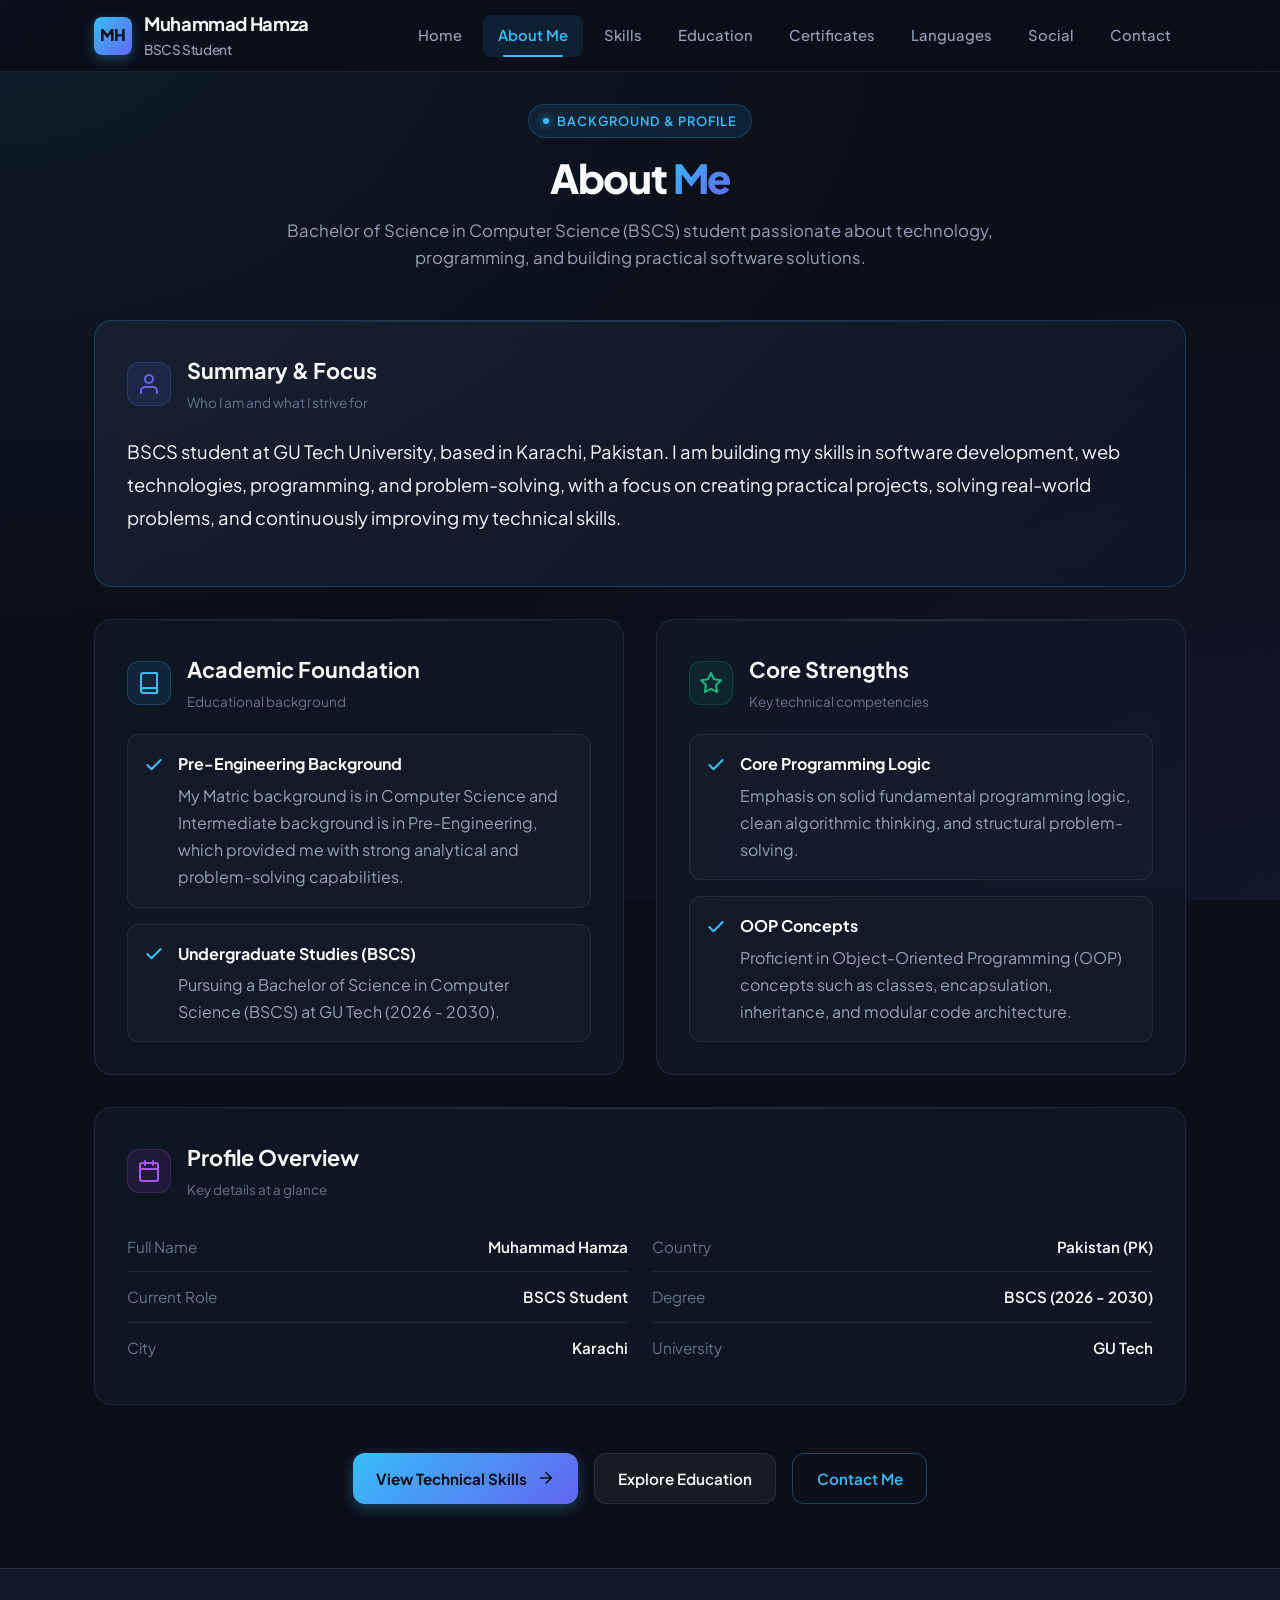
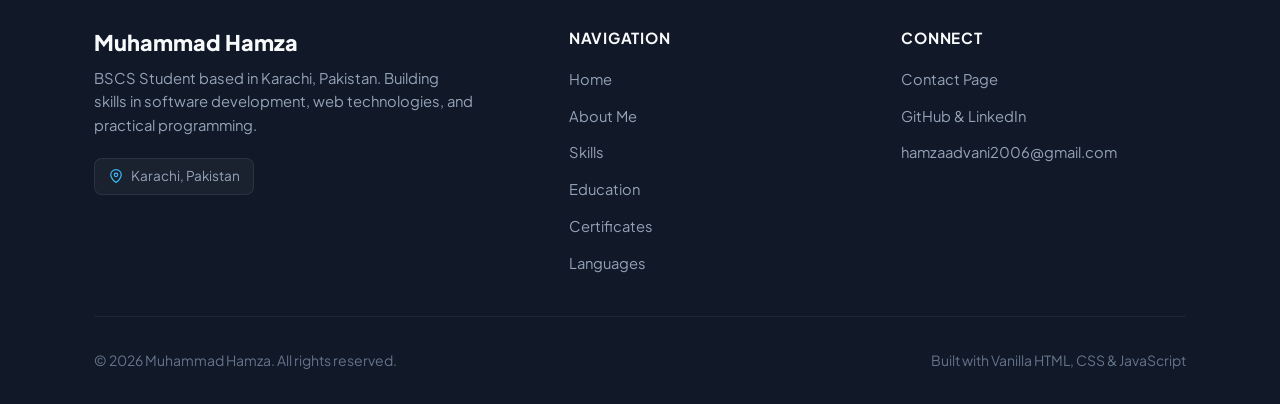
<file: about.html>
<!DOCTYPE html>
<html lang="en">

<head>
  <meta charset="UTF-8">
  <meta name="viewport" content="width=device-width, initial-scale=1.0">
  <title>About Me | Muhammad Hamza - Bachelor of Science in Computer Science (BSCS) Student</title>
  <meta name="description"
    content="Learn about Muhammad Hamza's academic background in Pre-Engineering, Computer Science studies, and core programming strengths.">

  <!-- Google Fonts -->
  <link rel="preconnect" href="https://fonts.googleapis.com">
  <link rel="preconnect" href="https://fonts.gstatic.com" crossorigin>
  <link
    href="https://fonts.googleapis.com/css2?family=JetBrains+Mono:wght@400;500;600&family=Plus+Jakarta+Sans:wght@400;500;600;700;800&display=swap"
    rel="stylesheet">

  <!-- Shared CSS Stylesheet -->
  <link rel="stylesheet" href="style.css">
</head>

<body>

  <!-- Site Navigation Bar -->
  <header class="site-header">
    <div class="container nav-container">
      <a href="index.html" class="site-logo" aria-label="Muhammad Hamza Home">
        <div class="logo-badge">MH</div>
        <div>
          <span>Muhammad Hamza</span>
          <span class="logo-title">BSCS Student</span>
        </div>
      </a>

      <!-- Desktop & Mobile Navigation Links -->
      <nav class="nav-menu" id="navMenu" aria-label="Primary Navigation">
        <a href="index.html" class="nav-link">Home</a>
        <a href="about.html" class="nav-link active">About Me</a>
        <a href="skills.html" class="nav-link">Skills</a>
        <a href="education.html" class="nav-link">Education</a>
        <a href="certificates.html" class="nav-link">Certificates</a>
        <a href="languages.html" class="nav-link">Languages</a>
        <a href="social.html" class="nav-link">Social</a>
        <a href="contact.html" class="nav-link">Contact</a>
      </nav>

      <!-- Mobile Hamburger Toggle -->
      <button class="nav-toggle" id="navToggle" aria-label="Toggle Navigation Menu" aria-expanded="false">
        <span></span>
        <span></span>
        <span></span>
      </button>
    </div>
  </header>

  <!-- Main Content Container -->
  <main class="main-content">
    <div class="container">

      <!-- Page Header -->
      <header class="page-header">
        <div class="badge-tag">
          <span class="dot"></span>
          Background &amp; Profile
        </div>
        <h1 class="page-title">About <span class="gradient-text">Me</span></h1>
        <p class="page-subtitle">
          Bachelor of Science in Computer Science (BSCS) student passionate about technology, programming, and building practical software solutions.
        </p>
      </header>

      <!-- About Content Grid -->
      <div class="about-grid">

        <!-- Summary / Intro Card -->
        <article class="card about-card-lead">
          <div class="card-header-with-icon">
            <div class="card-icon">
              <svg width="24" height="24" viewBox="0 0 24 24" fill="none" stroke="currentColor" stroke-width="2"
                stroke-linecap="round" stroke-linejoin="round">
                <path d="M20 21v-2a4 4 0 0 0-4-4H8a4 4 0 0 0-4 4v2"></path>
                <circle cx="12" cy="7" r="4"></circle>
              </svg>
            </div>
            <div>
              <h2 class="card-title-lg">Summary &amp; Focus</h2>
              <span style="color: var(--text-muted); font-size: 0.85rem;">Who I am and what I strive for</span>
            </div>
          </div>
          <p class="about-text-lead">
            BSCS student at GU Tech University, based in Karachi, Pakistan. I am building my skills in software development, web technologies, programming, and problem-solving, with a focus on creating practical projects, solving real-world problems, and continuously improving my technical skills.

          </p>
        </article>

        <!-- Academic Background Card -->
        <article class="card">
          <div class="card-header-with-icon">
            <div class="card-icon"
              style="color: var(--accent-cyan); background-color: rgba(56, 189, 248, 0.1); border-color: rgba(56, 189, 248, 0.2);">
              <svg width="24" height="24" viewBox="0 0 24 24" fill="none" stroke="currentColor" stroke-width="2"
                stroke-linecap="round" stroke-linejoin="round">
                <path d="M4 19.5A2.5 2.5 0 0 1 6.5 17H20"></path>
                <path d="M6.5 2H20v20H6.5A2.5 2.5 0 0 1 4 19.5v-15A2.5 2.5 0 0 1 6.5 2z"></path>
              </svg>
            </div>
            <div>
              <h2 class="card-title-lg">Academic Foundation</h2>
              <span style="color: var(--text-muted); font-size: 0.85rem;">Educational background</span>
            </div>
          </div>
          <div class="highlight-list">
            <div class="highlight-item">
              <svg class="highlight-item-icon" width="20" height="20" viewBox="0 0 24 24" fill="none"
                stroke="currentColor" stroke-width="2.5" stroke-linecap="round" stroke-linejoin="round">
                <polyline points="20 6 9 17 4 12"></polyline>
              </svg>
              <div>
                <strong style="display: block; color: var(--text-primary); margin-bottom: 0.25rem;">Pre-Engineering
                  Background</strong>
                <p class="about-text">My Matric background is in Computer Science and Intermediate background is in Pre-Engineering,
                  which provided me with strong analytical and problem-solving capabilities.</p>
              </div>
            </div>

            <div class="highlight-item">
              <svg class="highlight-item-icon" width="20" height="20" viewBox="0 0 24 24" fill="none"
                stroke="currentColor" stroke-width="2.5" stroke-linecap="round" stroke-linejoin="round">
                <polyline points="20 6 9 17 4 12"></polyline>
              </svg>
              <div>
                <strong style="display: block; color: var(--text-primary); margin-bottom: 0.25rem;">Undergraduate
                  Studies (BSCS)</strong>
                <p class="about-text">Pursuing a Bachelor of Science in Computer Science (BSCS) at GU Tech (2026 -
                  2030).</p>
              </div>
            </div>
          </div>
        </article>

        <!-- Core Strengths Card -->
        <article class="card">
          <div class="card-header-with-icon">
            <div class="card-icon"
              style="color: var(--accent-emerald); background-color: rgba(16, 185, 129, 0.1); border-color: rgba(16, 185, 129, 0.2);">
              <svg width="24" height="24" viewBox="0 0 24 24" fill="none" stroke="currentColor" stroke-width="2"
                stroke-linecap="round" stroke-linejoin="round">
                <polygon
                  points="12 2 15.09 8.26 22 9.27 17 14.14 18.18 21.02 12 17.77 5.82 21.02 7 14.14 2 9.27 8.91 8.26 12 2">
                </polygon>
              </svg>
            </div>
            <div>
              <h2 class="card-title-lg">Core Strengths</h2>
              <span style="color: var(--text-muted); font-size: 0.85rem;">Key technical competencies</span>
            </div>
          </div>
          <div class="highlight-list">
            <div class="highlight-item">
              <svg class="highlight-item-icon" width="20" height="20" viewBox="0 0 24 24" fill="none"
                stroke="currentColor" stroke-width="2.5" stroke-linecap="round" stroke-linejoin="round">
                <polyline points="20 6 9 17 4 12"></polyline>
              </svg>
              <div>
                <strong style="display: block; color: var(--text-primary); margin-bottom: 0.25rem;">Core Programming
                  Logic</strong>
                <p class="about-text">Emphasis on solid fundamental programming logic, clean algorithmic thinking, and
                  structural problem-solving.</p>
              </div>
            </div>

            <div class="highlight-item">
              <svg class="highlight-item-icon" width="20" height="20" viewBox="0 0 24 24" fill="none"
                stroke="currentColor" stroke-width="2.5" stroke-linecap="round" stroke-linejoin="round">
                <polyline points="20 6 9 17 4 12"></polyline>
              </svg>
              <div>
                <strong style="display: block; color: var(--text-primary); margin-bottom: 0.25rem;">OOP
                  Concepts</strong>
                <p class="about-text">Proficient in Object-Oriented Programming (OOP) concepts such as classes,
                  encapsulation, inheritance, and modular code architecture.</p>
              </div>
            </div>
          </div>
        </article>

        <!-- Quick Facts / Details Table Card -->
        <article class="card" style="grid-column: 1 / -1;">
          <div class="card-header-with-icon">
            <div class="card-icon"
              style="color: var(--accent-purple); background-color: rgba(168, 85, 247, 0.1); border-color: rgba(168, 85, 247, 0.2);">
              <svg width="24" height="24" viewBox="0 0 24 24" fill="none" stroke="currentColor" stroke-width="2"
                stroke-linecap="round" stroke-linejoin="round">
                <rect x="3" y="4" width="18" height="18" rx="2" ry="2"></rect>
                <line x1="16" y1="2" x2="16" y2="6"></line>
                <line x1="8" y1="2" x2="8" y2="6"></line>
                <line x1="3" y1="10" x2="21" y2="10"></line>
              </svg>
            </div>
            <div>
              <h2 class="card-title-lg">Profile Overview</h2>
              <span style="color: var(--text-muted); font-size: 0.85rem;">Key details at a glance</span>
            </div>
          </div>

          <div
            style="display: grid; grid-template-columns: repeat(auto-fit, minmax(260px, 1fr)); gap: 1.5rem; margin-top: 1rem;">
            <div>
              <div class="info-table-row">
                <span class="info-table-label">Full Name</span>
                <span class="info-table-value">Muhammad Hamza</span>
              </div>
              <div class="info-table-row">
                <span class="info-table-label">Current Role</span>
                <span class="info-table-value">BSCS Student</span>
              </div>
              <div class="info-table-row">
                <span class="info-table-label">City</span>
                <span class="info-table-value">Karachi</span>
              </div>
            </div>

            <div>
              <div class="info-table-row">
                <span class="info-table-label">Country</span>
                <span class="info-table-value">Pakistan (PK)</span>
              </div>
              <div class="info-table-row">
                <span class="info-table-label">Degree</span>
                <span class="info-table-value">BSCS (2026 - 2030)</span>
              </div>
              <div class="info-table-row">
                <span class="info-table-label">University</span>
                <span class="info-table-value">GU Tech</span>
              </div>
            </div>
          </div>
        </article>

      </div>

      <!-- Action Navigation Links -->
      <div style="display: flex; justify-content: center; gap: 1rem; flex-wrap: wrap; margin-top: 2rem;">
        <a href="skills.html" class="btn btn-primary">
          View Technical Skills
          <svg width="18" height="18" viewBox="0 0 24 24" fill="none" stroke="currentColor" stroke-width="2.2"
            stroke-linecap="round" stroke-linejoin="round">
            <line x1="5" y1="12" x2="19" y2="12"></line>
            <polyline points="12 5 19 12 12 19"></polyline>
          </svg>
        </a>
        <a href="education.html" class="btn btn-secondary">Explore Education</a>
        <a href="contact.html" class="btn btn-outline">Contact Me</a>
      </div>

    </div>
  </main>

  <!-- Site Footer -->
  <footer class="site-footer">
    <div class="container">
      <div class="footer-top">
        <div>
          <h3 class="footer-brand-name">Muhammad Hamza</h3>
          <p class="footer-brand-desc">
            BSCS Student based in Karachi, Pakistan. Building skills in software development, web technologies, and
            practical programming.
          </p>
          <div class="meta-badge" style="display: inline-flex;">
            <svg width="14" height="14" viewBox="0 0 24 24" fill="none" stroke="currentColor" stroke-width="2"
              stroke-linecap="round" stroke-linejoin="round">
              <path d="M21 10c0 7-9 13-9 13s-9-6-9-13a9 9 0 0 1 18 0z"></path>
              <circle cx="12" cy="10" r="3"></circle>
            </svg>
            Karachi, Pakistan
          </div>
        </div>

        <div>
          <h4 class="footer-column-title">Navigation</h4>
          <ul class="footer-links">
            <li><a href="index.html" class="footer-link">Home</a></li>
            <li><a href="about.html" class="footer-link">About Me</a></li>
            <li><a href="skills.html" class="footer-link">Skills</a></li>
            <li><a href="education.html" class="footer-link">Education</a></li>
            <li><a href="certificates.html" class="footer-link">Certificates</a></li>
            <li><a href="languages.html" class="footer-link">Languages</a></li>
          </ul>
        </div>

        <div>
          <h4 class="footer-column-title">Connect</h4>
          <ul class="footer-links">
            <li><a href="contact.html" class="footer-link">Contact Page</a></li>
            <li><a href="social.html" class="footer-link">GitHub & LinkedIn</a></li>
            <li><a href="mailto:hamzaadvani2006@gmail.com" class="footer-link">hamzaadvani2006@gmail.com</a></li>
          </ul>
        </div>
      </div>

      <div class="footer-bottom">
        <p>&copy; <span id="currentYear">2026</span> Muhammad Hamza. All rights reserved.</p>
        <p>Built with Vanilla HTML, CSS &amp; JavaScript</p>
      </div>
    </div>
  </footer>

  <!-- JavaScript File -->
  <script src="script.js"></script>
</body>

</html>
</file>
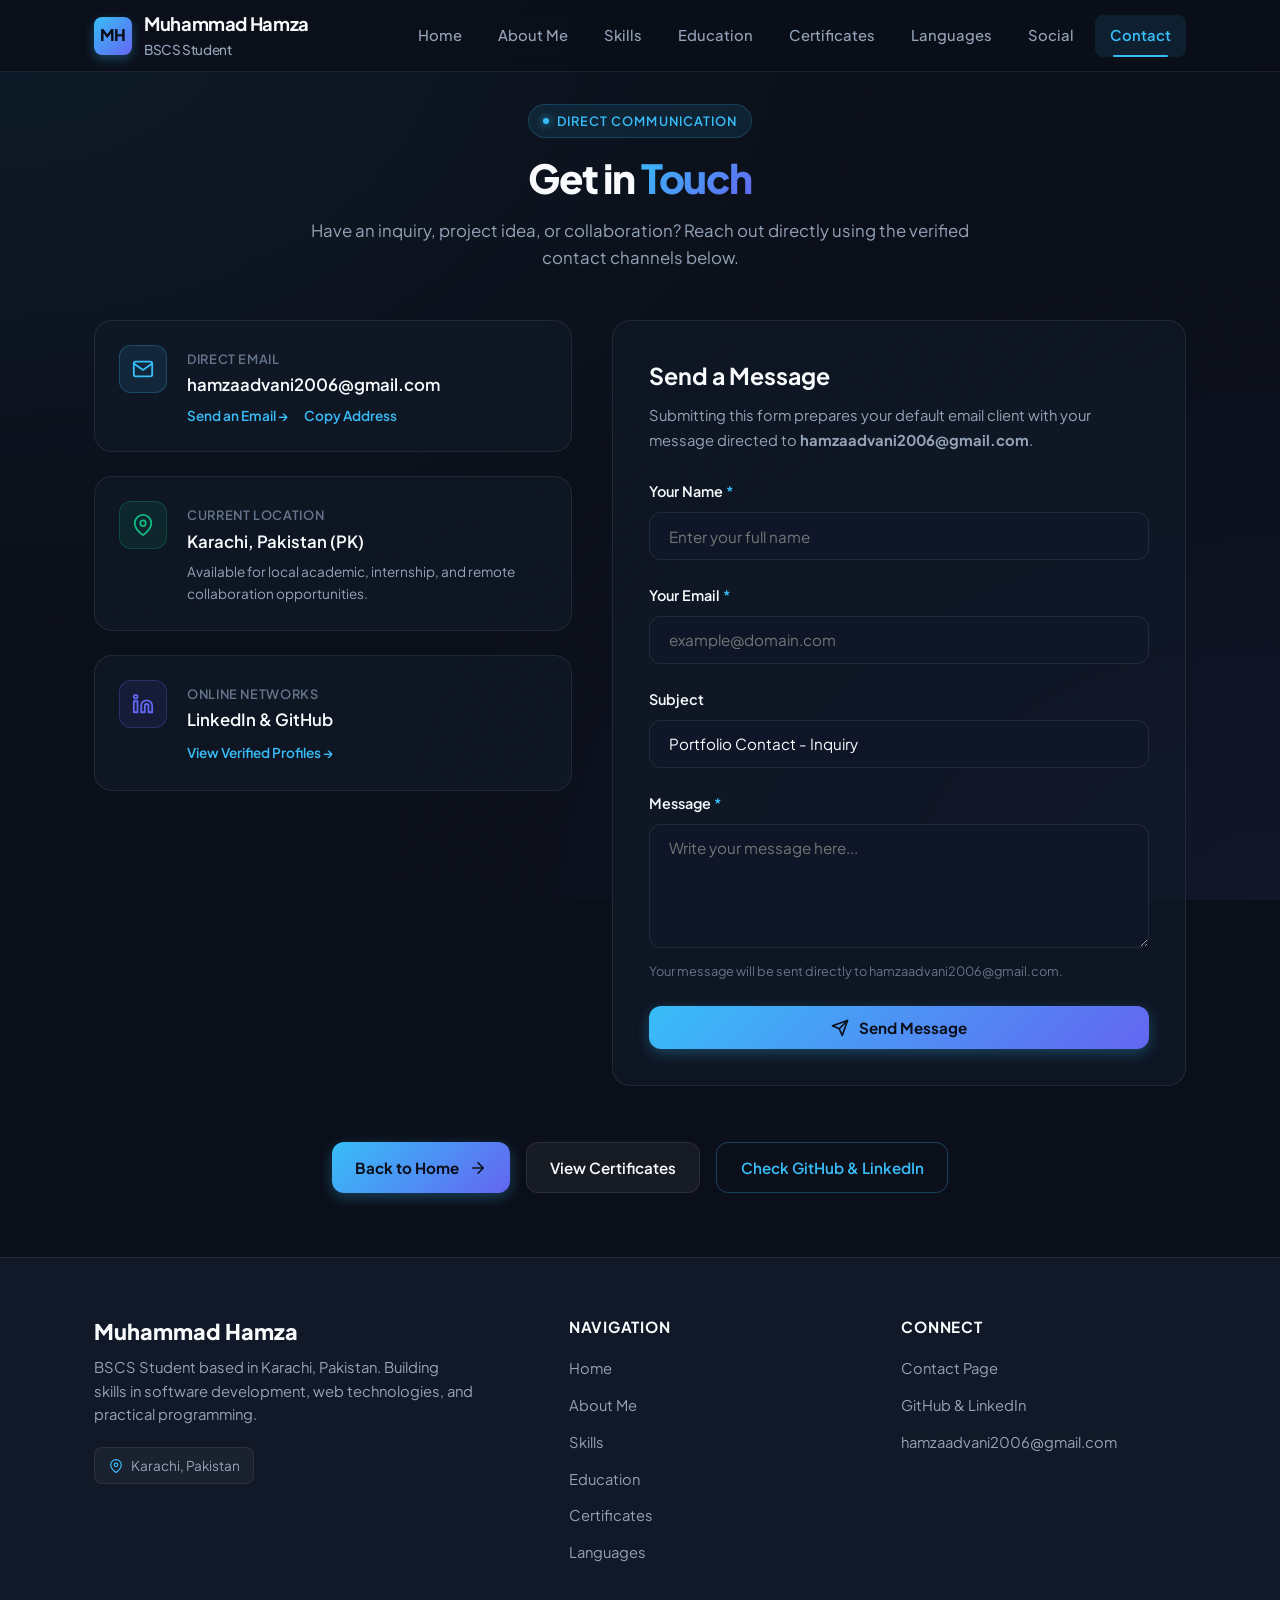
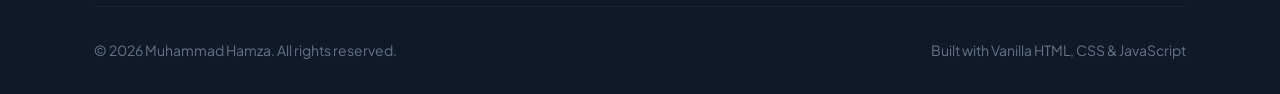
<file: contact.html>
<!DOCTYPE html>
<html lang="en">
<head>
  <meta charset="UTF-8">
  <meta name="viewport" content="width=device-width, initial-scale=1.0">
  <title>Contact | Muhammad Hamza - BSCS Student</title>
  <meta name="description" content="Contact Muhammad Hamza, BSCS student based in Karachi, Pakistan. Reach out via email or online profiles.">
  
  <!-- Google Fonts -->
  <link rel="preconnect" href="https://fonts.googleapis.com">
  <link rel="preconnect" href="https://fonts.gstatic.com" crossorigin>
  <link href="https://fonts.googleapis.com/css2?family=JetBrains+Mono:wght@400;500;600&family=Plus+Jakarta+Sans:wght@400;500;600;700;800&display=swap" rel="stylesheet">

  <!-- Shared CSS Stylesheet -->
  <link rel="stylesheet" href="style.css">
</head>
<body>

  <!-- Site Navigation Bar -->
  <header class="site-header">
    <div class="container nav-container">
      <a href="index.html" class="site-logo" aria-label="Muhammad Hamza Home">
        <div class="logo-badge">MH</div>
        <div>
          <span>Muhammad Hamza</span>
          <span class="logo-title">BSCS Student</span>
        </div>
      </a>

      <!-- Desktop & Mobile Navigation Links -->
      <nav class="nav-menu" id="navMenu" aria-label="Primary Navigation">
        <a href="index.html" class="nav-link">Home</a>
        <a href="about.html" class="nav-link">About Me</a>
        <a href="skills.html" class="nav-link">Skills</a>
        <a href="education.html" class="nav-link">Education</a>
        <a href="certificates.html" class="nav-link">Certificates</a>
        <a href="languages.html" class="nav-link">Languages</a>
        <a href="social.html" class="nav-link">Social</a>
        <a href="contact.html" class="nav-link active">Contact</a>
      </nav>

      <!-- Mobile Hamburger Toggle -->
      <button class="nav-toggle" id="navToggle" aria-label="Toggle Navigation Menu" aria-expanded="false">
        <span></span>
        <span></span>
        <span></span>
      </button>
    </div>
  </header>

  <!-- Main Content Container -->
  <main class="main-content">
    <div class="container">
      
      <!-- Page Header -->
      <header class="page-header">
        <div class="badge-tag">
          <span class="dot"></span>
          Direct Communication
        </div>
        <h1 class="page-title">Get in <span class="gradient-text">Touch</span></h1>
        <p class="page-subtitle">
          Have an inquiry, project idea, or collaboration? Reach out directly using the verified contact channels below.
        </p>
      </header>

      <!-- Contact Layout (Two Columns) -->
      <div class="contact-layout">

        <!-- Column 1: Verified Contact Info from resum.json -->
        <div class="contact-info-column">
          
          <!-- Method: Email -->
          <article class="contact-method-card">
            <div class="contact-method-icon">
              <svg width="22" height="22" viewBox="0 0 24 24" fill="none" stroke="currentColor" stroke-width="2" stroke-linecap="round" stroke-linejoin="round">
                <path d="M4 4h16c1.1 0 2 .9 2 2v12c0 1.1-.9 2-2 2H4c-1.1 0-2-.9-2-2V6c0-1.1.9-2 2-2z"></path>
                <polyline points="22,6 12,13 2,6"></polyline>
              </svg>
            </div>
            <div class="contact-method-info">
              <span class="contact-method-label">Direct Email</span>
              <div class="contact-method-value">hamzaadvani2006@gmail.com</div>
              <div style="display: flex; gap: 1rem; margin-top: 0.35rem; align-items: center;">
                <a href="mailto:hamzaadvani2006@gmail.com" class="contact-method-action">
                  <span>Send an Email &rarr;</span>
                </a>
                <button type="button" class="contact-method-action" data-copy-email="hamzaadvani2006@gmail.com">
                  <span>Copy Address</span>
                </button>
              </div>
            </div>
          </article>

          <!-- Method: Location -->
          <article class="contact-method-card">
            <div class="contact-method-icon" style="color: var(--accent-emerald); background-color: rgba(16, 185, 129, 0.1); border-color: rgba(16, 185, 129, 0.25);">
              <svg width="22" height="22" viewBox="0 0 24 24" fill="none" stroke="currentColor" stroke-width="2" stroke-linecap="round" stroke-linejoin="round">
                <path d="M21 10c0 7-9 13-9 13s-9-6-9-13a9 9 0 0 1 18 0z"></path>
                <circle cx="12" cy="10" r="3"></circle>
              </svg>
            </div>
            <div class="contact-method-info">
              <span class="contact-method-label">Current Location</span>
              <div class="contact-method-value">Karachi, Pakistan (PK)</div>
              <p style="font-size: 0.85rem; color: var(--text-secondary); margin-top: 0.25rem;">
                Available for local academic, internship, and remote collaboration opportunities.
              </p>
            </div>
          </article>

          <!-- Method: Online Profiles -->
          <article class="contact-method-card">
            <div class="contact-method-icon" style="color: var(--accent-indigo); background-color: rgba(99, 102, 241, 0.1); border-color: rgba(99, 102, 241, 0.25);">
              <svg width="22" height="22" viewBox="0 0 24 24" fill="none" stroke="currentColor" stroke-width="2" stroke-linecap="round" stroke-linejoin="round">
                <path d="M16 8a6 6 0 0 1 6 6v7h-4v-7a2 2 0 0 0-2-2 2 2 0 0 0-2 2v7h-4v-7a6 6 0 0 1 6-6z"></path>
                <rect x="2" y="9" width="4" height="12"></rect>
                <circle cx="4" cy="4" r="2"></circle>
              </svg>
            </div>
            <div class="contact-method-info">
              <span class="contact-method-label">Online Networks</span>
              <div class="contact-method-value">LinkedIn &amp; GitHub</div>
              <div style="margin-top: 0.35rem;">
                <a href="social.html" class="contact-method-action">
                  <span>View Verified Profiles &rarr;</span>
                </a>
              </div>
            </div>
          </article>

        </div>

        <!-- Column 2: Send Message Form -->
        <div class="contact-form-card">
          <h2 style="font-size: 1.45rem; font-weight: 700; margin-bottom: 0.5rem;">Send a Message</h2>
          <p style="color: var(--text-secondary); font-size: 0.925rem; margin-bottom: 1.75rem;">
            Submitting this form prepares your default email client with your message directed to <strong>hamzaadvani2006@gmail.com</strong>.
          </p>

          <form id="contactForm" novalidate>
            <div class="form-group">
              <label for="senderName" class="form-label">Your Name <span style="color: var(--accent-cyan);">&ast;</span></label>
              <input type="text" id="senderName" class="form-control" placeholder="Enter your full name" required>
            </div>

            <div class="form-group">
              <label for="senderEmail" class="form-label">Your Email <span style="color: var(--accent-cyan);">&ast;</span></label>
              <input type="email" id="senderEmail" class="form-control" placeholder="example@domain.com" required>
            </div>

            <div class="form-group">
              <label for="senderSubject" class="form-label">Subject</label>
              <input type="text" id="senderSubject" class="form-control" placeholder="Project Inquiry / Opportunity" value="Portfolio Contact - Inquiry">
            </div>

            <div class="form-group">
              <label for="senderMessage" class="form-label">Message <span style="color: var(--accent-cyan);">&ast;</span></label>
              <textarea id="senderMessage" class="form-control" rows="5" placeholder="Write your message here..." required></textarea>
              <p class="form-hint">Your message will be sent directly to hamzaadvani2006@gmail.com.</p>
            </div>

            <button type="submit" class="btn btn-primary" style="width: 100%;">
              <svg width="18" height="18" viewBox="0 0 24 24" fill="none" stroke="currentColor" stroke-width="2.2" stroke-linecap="round" stroke-linejoin="round">
                <line x1="22" y1="2" x2="11" y2="13"></line>
                <polygon points="22 2 15 22 11 13 2 9 22 2"></polygon>
              </svg>
              Send Message
            </button>
          </form>
        </div>

      </div>

      <!-- Action Navigation Links -->
      <div style="display: flex; justify-content: center; gap: 1rem; flex-wrap: wrap; margin-top: 3.5rem;">
        <a href="index.html" class="btn btn-primary">
          Back to Home
          <svg width="18" height="18" viewBox="0 0 24 24" fill="none" stroke="currentColor" stroke-width="2.2" stroke-linecap="round" stroke-linejoin="round">
            <line x1="5" y1="12" x2="19" y2="12"></line>
            <polyline points="12 5 19 12 12 19"></polyline>
          </svg>
        </a>
        <a href="certificates.html" class="btn btn-secondary">View Certificates</a>
        <a href="social.html" class="btn btn-outline">Check GitHub &amp; LinkedIn</a>
      </div>

    </div>
  </main>

  <!-- Site Footer -->
  <footer class="site-footer">
    <div class="container">
      <div class="footer-top">
        <div>
          <h3 class="footer-brand-name">Muhammad Hamza</h3>
          <p class="footer-brand-desc">
            BSCS Student based in Karachi, Pakistan. Building skills in software development, web technologies, and practical programming.
          </p>
          <div class="meta-badge" style="display: inline-flex;">
            <svg width="14" height="14" viewBox="0 0 24 24" fill="none" stroke="currentColor" stroke-width="2" stroke-linecap="round" stroke-linejoin="round">
              <path d="M21 10c0 7-9 13-9 13s-9-6-9-13a9 9 0 0 1 18 0z"></path>
              <circle cx="12" cy="10" r="3"></circle>
            </svg>
            Karachi, Pakistan
          </div>
        </div>

        <div>
          <h4 class="footer-column-title">Navigation</h4>
          <ul class="footer-links">
            <li><a href="index.html" class="footer-link">Home</a></li>
            <li><a href="about.html" class="footer-link">About Me</a></li>
            <li><a href="skills.html" class="footer-link">Skills</a></li>
            <li><a href="education.html" class="footer-link">Education</a></li>
            <li><a href="certificates.html" class="footer-link">Certificates</a></li>
            <li><a href="languages.html" class="footer-link">Languages</a></li>
          </ul>
        </div>

        <div>
          <h4 class="footer-column-title">Connect</h4>
          <ul class="footer-links">
            <li><a href="contact.html" class="footer-link">Contact Page</a></li>
            <li><a href="social.html" class="footer-link">GitHub & LinkedIn</a></li>
            <li><a href="mailto:hamzaadvani2006@gmail.com" class="footer-link">hamzaadvani2006@gmail.com</a></li>
          </ul>
        </div>
      </div>

      <div class="footer-bottom">
        <p>&copy; <span id="currentYear">2026</span> Muhammad Hamza. All rights reserved.</p>
        <p>Built with Vanilla HTML, CSS &amp; JavaScript</p>
      </div>
    </div>
  </footer>

  <!-- JavaScript File -->
  <script src="script.js"></script>
</body>
</html>
</file>
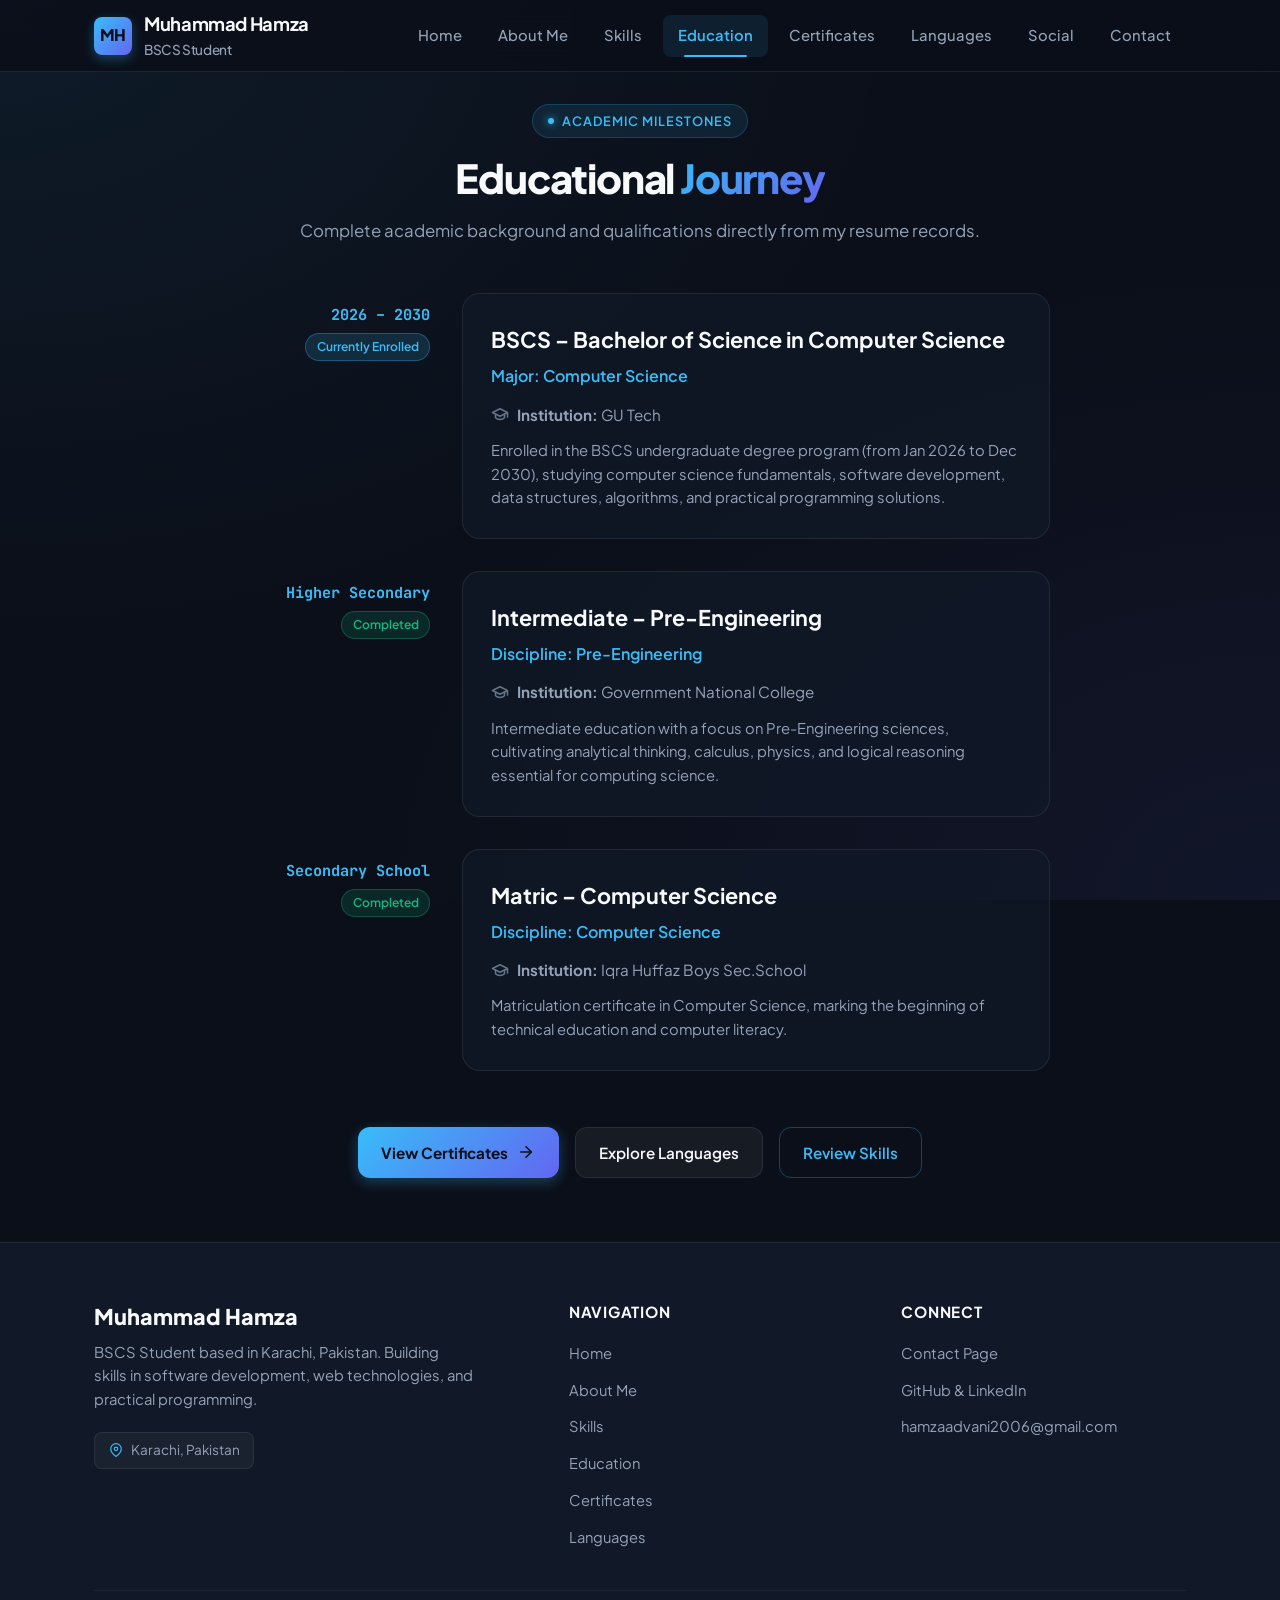
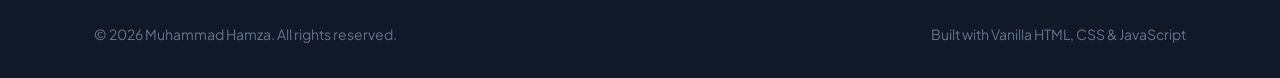
<file: education.html>
<!DOCTYPE html>
<html lang="en">
<head>
  <meta charset="UTF-8">
  <meta name="viewport" content="width=device-width, initial-scale=1.0">
  <title>Education | Muhammad Hamza - BSCS Student</title>
  <meta name="description" content="Complete educational background of Muhammad Hamza, including GU Tech (BSCS), Government National College, and Iqra Huffaz Boys Sec. School.">
  
  <!-- Google Fonts -->
  <link rel="preconnect" href="https://fonts.googleapis.com">
  <link rel="preconnect" href="https://fonts.gstatic.com" crossorigin>
  <link href="https://fonts.googleapis.com/css2?family=JetBrains+Mono:wght@400;500;600&family=Plus+Jakarta+Sans:wght@400;500;600;700;800&display=swap" rel="stylesheet">

  <!-- Shared CSS Stylesheet -->
  <link rel="stylesheet" href="style.css">
</head>
<body>

  <!-- Site Navigation Bar -->
  <header class="site-header">
    <div class="container nav-container">
      <a href="index.html" class="site-logo" aria-label="Muhammad Hamza Home">
        <div class="logo-badge">MH</div>
        <div>
          <span>Muhammad Hamza</span>
          <span class="logo-title">BSCS Student</span>
        </div>
      </a>

      <!-- Desktop & Mobile Navigation Links -->
      <nav class="nav-menu" id="navMenu" aria-label="Primary Navigation">
        <a href="index.html" class="nav-link">Home</a>
        <a href="about.html" class="nav-link">About Me</a>
        <a href="skills.html" class="nav-link">Skills</a>
        <a href="education.html" class="nav-link active">Education</a>
        <a href="certificates.html" class="nav-link">Certificates</a>
        <a href="languages.html" class="nav-link">Languages</a>
        <a href="social.html" class="nav-link">Social</a>
        <a href="contact.html" class="nav-link">Contact</a>
      </nav>

      <!-- Mobile Hamburger Toggle -->
      <button class="nav-toggle" id="navToggle" aria-label="Toggle Navigation Menu" aria-expanded="false">
        <span></span>
        <span></span>
        <span></span>
      </button>
    </div>
  </header>

  <!-- Main Content Container -->
  <main class="main-content">
    <div class="container">
      
      <!-- Page Header -->
      <header class="page-header">
        <div class="badge-tag">
          <span class="dot"></span>
          Academic Milestones
        </div>
        <h1 class="page-title">Educational <span class="gradient-text">Journey</span></h1>
        <p class="page-subtitle">
          Complete academic background and qualifications directly from my resume records.
        </p>
      </header>

      <!-- Education Timeline -->
      <div class="education-timeline">

        <!-- Education 1: GU Tech (BSCS) -->
        <div class="timeline-item">
          <div class="timeline-meta">
            <span class="timeline-period">2026 &ndash; 2030</span>
            <div>
              <span class="timeline-status status-active">Currently Enrolled</span>
            </div>
          </div>
          <article class="timeline-content">
            <h2 class="education-degree">BSCS &ndash; Bachelor of Science in Computer Science</h2>
            <div class="education-field">Major: Computer Science</div>
            <div class="education-institution">
              <svg width="18" height="18" viewBox="0 0 24 24" fill="none" stroke="currentColor" stroke-width="2" stroke-linecap="round" stroke-linejoin="round">
                <path d="M22 10v6M2 10l10-5 10 5-10 5z"></path>
                <path d="M6 12v5c3 3 9 3 12 0v-5"></path>
              </svg>
              <span><strong>Institution:</strong> GU Tech</span>
            </div>
            <p style="color: var(--text-secondary); font-size: 0.925rem; line-height: 1.6; margin-top: 0.75rem;">
              Enrolled in the BSCS undergraduate degree program (from Jan 2026 to Dec 2030), studying computer science fundamentals, software development, data structures, algorithms, and practical programming solutions.
            </p>
          </article>
        </div>

        <!-- Education 2: Government National College (Intermediate) -->
        <div class="timeline-item">
          <div class="timeline-meta">
            <span class="timeline-period">Higher Secondary</span>
            <div>
              <span class="timeline-status status-completed">Completed</span>
            </div>
          </div>
          <article class="timeline-content">
            <h2 class="education-degree">Intermediate &ndash; Pre-Engineering</h2>
            <div class="education-field">Discipline: Pre-Engineering</div>
            <div class="education-institution">
              <svg width="18" height="18" viewBox="0 0 24 24" fill="none" stroke="currentColor" stroke-width="2" stroke-linecap="round" stroke-linejoin="round">
                <path d="M22 10v6M2 10l10-5 10 5-10 5z"></path>
                <path d="M6 12v5c3 3 9 3 12 0v-5"></path>
              </svg>
              <span><strong>Institution:</strong> Government National College</span>
            </div>
            <p style="color: var(--text-secondary); font-size: 0.925rem; line-height: 1.6; margin-top: 0.75rem;">
              Intermediate education with a focus on Pre-Engineering sciences, cultivating analytical thinking, calculus, physics, and logical reasoning essential for computing science.
            </p>
          </article>
        </div>

        <!-- Education 3: Iqra Huffaz Boys Sec.School (Matric) -->
        <div class="timeline-item">
          <div class="timeline-meta">
            <span class="timeline-period">Secondary School</span>
            <div>
              <span class="timeline-status status-completed">Completed</span>
            </div>
          </div>
          <article class="timeline-content">
            <h2 class="education-degree">Matric &ndash; Computer Science</h2>
            <div class="education-field">Discipline: Computer Science</div>
            <div class="education-institution">
              <svg width="18" height="18" viewBox="0 0 24 24" fill="none" stroke="currentColor" stroke-width="2" stroke-linecap="round" stroke-linejoin="round">
                <path d="M22 10v6M2 10l10-5 10 5-10 5z"></path>
                <path d="M6 12v5c3 3 9 3 12 0v-5"></path>
              </svg>
              <span><strong>Institution:</strong> Iqra Huffaz Boys Sec.School</span>
            </div>
            <p style="color: var(--text-secondary); font-size: 0.925rem; line-height: 1.6; margin-top: 0.75rem;">
              Matriculation certificate in Computer Science, marking the beginning of technical education and computer literacy.
            </p>
          </article>
        </div>

      </div>

      <!-- Action Navigation Links -->
      <div style="display: flex; justify-content: center; gap: 1rem; flex-wrap: wrap; margin-top: 3.5rem;">
        <a href="certificates.html" class="btn btn-primary">
          View Certificates
          <svg width="18" height="18" viewBox="0 0 24 24" fill="none" stroke="currentColor" stroke-width="2.2" stroke-linecap="round" stroke-linejoin="round">
            <line x1="5" y1="12" x2="19" y2="12"></line>
            <polyline points="12 5 19 12 12 19"></polyline>
          </svg>
        </a>
        <a href="languages.html" class="btn btn-secondary">Explore Languages</a>
        <a href="skills.html" class="btn btn-outline">Review Skills</a>
      </div>

    </div>
  </main>

  <!-- Site Footer -->
  <footer class="site-footer">
    <div class="container">
      <div class="footer-top">
        <div>
          <h3 class="footer-brand-name">Muhammad Hamza</h3>
          <p class="footer-brand-desc">
            BSCS Student based in Karachi, Pakistan. Building skills in software development, web technologies, and practical programming.
          </p>
          <div class="meta-badge" style="display: inline-flex;">
            <svg width="14" height="14" viewBox="0 0 24 24" fill="none" stroke="currentColor" stroke-width="2" stroke-linecap="round" stroke-linejoin="round">
              <path d="M21 10c0 7-9 13-9 13s-9-6-9-13a9 9 0 0 1 18 0z"></path>
              <circle cx="12" cy="10" r="3"></circle>
            </svg>
            Karachi, Pakistan
          </div>
        </div>

        <div>
          <h4 class="footer-column-title">Navigation</h4>
          <ul class="footer-links">
            <li><a href="index.html" class="footer-link">Home</a></li>
            <li><a href="about.html" class="footer-link">About Me</a></li>
            <li><a href="skills.html" class="footer-link">Skills</a></li>
            <li><a href="education.html" class="footer-link">Education</a></li>
            <li><a href="certificates.html" class="footer-link">Certificates</a></li>
            <li><a href="languages.html" class="footer-link">Languages</a></li>
          </ul>
        </div>

        <div>
          <h4 class="footer-column-title">Connect</h4>
          <ul class="footer-links">
            <li><a href="contact.html" class="footer-link">Contact Page</a></li>
            <li><a href="social.html" class="footer-link">GitHub & LinkedIn</a></li>
            <li><a href="mailto:hamzaadvani2006@gmail.com" class="footer-link">hamzaadvani2006@gmail.com</a></li>
          </ul>
        </div>
      </div>

      <div class="footer-bottom">
        <p>&copy; <span id="currentYear">2026</span> Muhammad Hamza. All rights reserved.</p>
        <p>Built with Vanilla HTML, CSS &amp; JavaScript</p>
      </div>
    </div>
  </footer>

  <!-- JavaScript File -->
  <script src="script.js"></script>
</body>
</html>
</file>
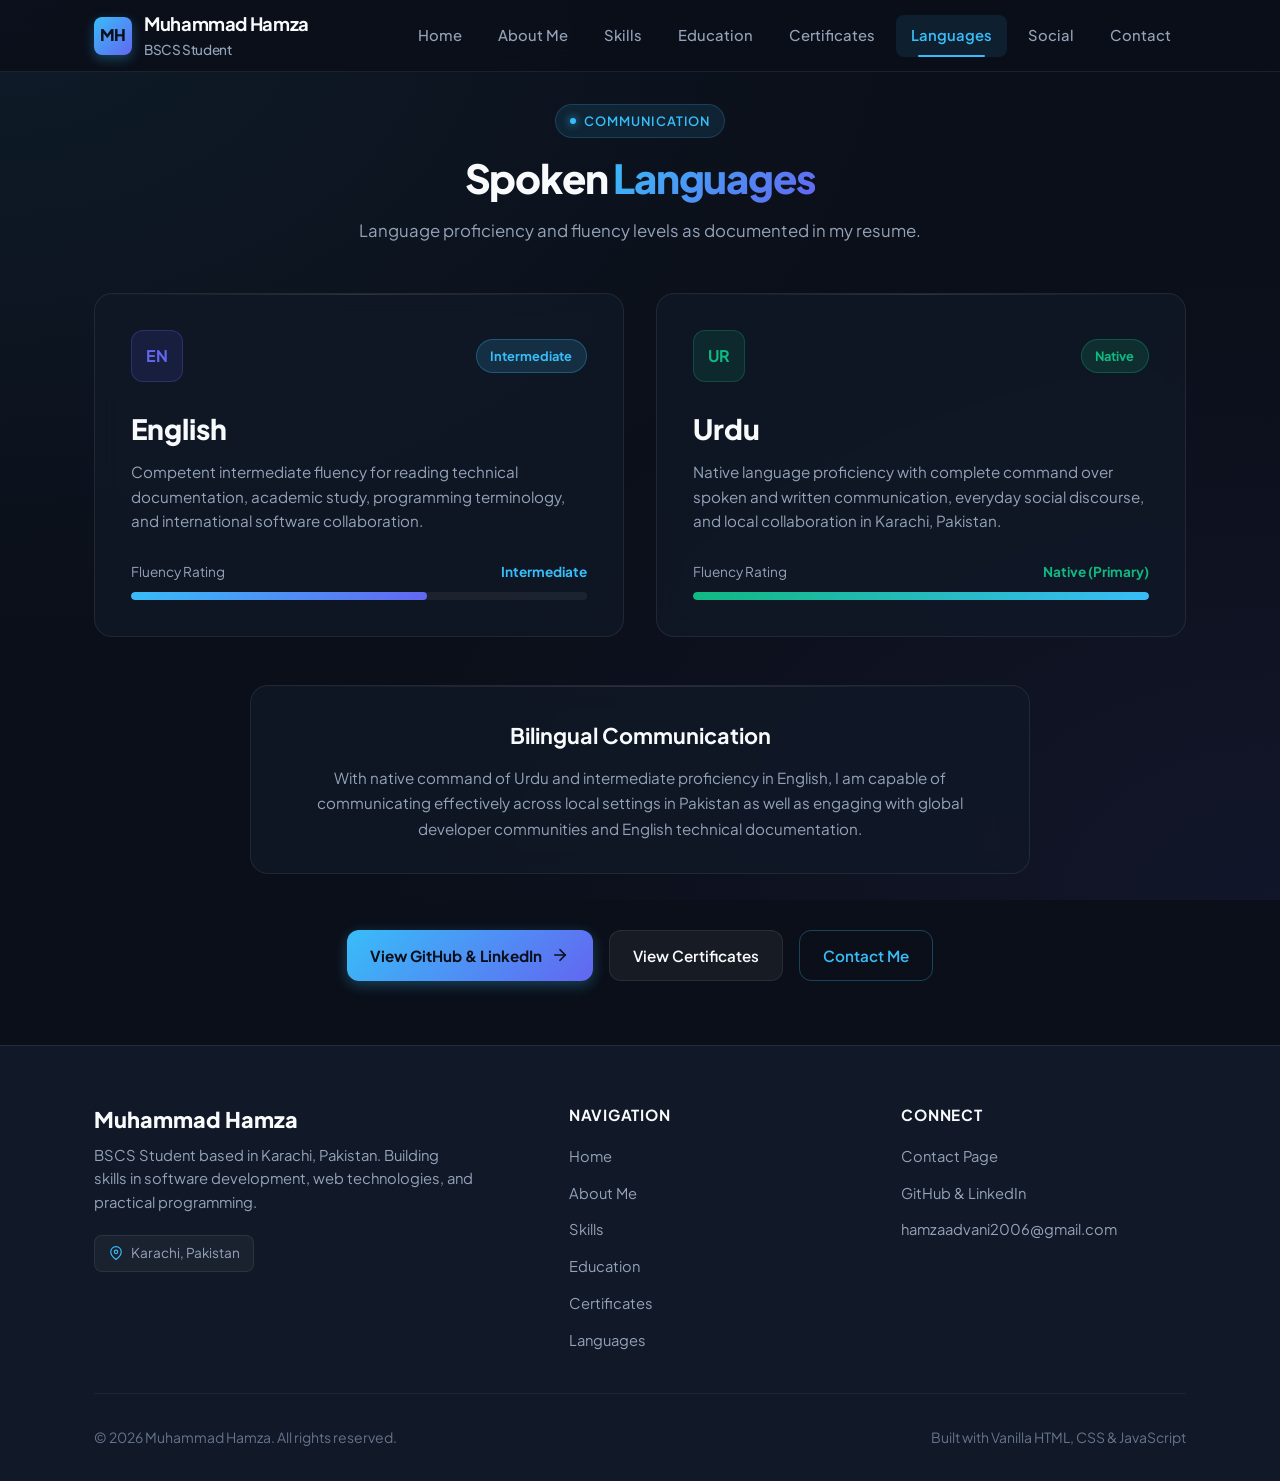
<file: languages.html>
<!DOCTYPE html>
<html lang="en">
<head>
  <meta charset="UTF-8">
  <meta name="viewport" content="width=device-width, initial-scale=1.0">
  <title>Languages | Muhammad Hamza - BSCS Student</title>
  <meta name="description" content="Languages and fluency levels of Muhammad Hamza, including English (Intermediate) and Urdu (Native).">
  
  <!-- Google Fonts -->
  <link rel="preconnect" href="https://fonts.googleapis.com">
  <link rel="preconnect" href="https://fonts.gstatic.com" crossorigin>
  <link href="https://fonts.googleapis.com/css2?family=JetBrains+Mono:wght@400;500;600&family=Plus+Jakarta+Sans:wght@400;500;600;700;800&display=swap" rel="stylesheet">

  <!-- Shared CSS Stylesheet -->
  <link rel="stylesheet" href="style.css">
</head>
<body>

  <!-- Site Navigation Bar -->
  <header class="site-header">
    <div class="container nav-container">
      <a href="index.html" class="site-logo" aria-label="Muhammad Hamza Home">
        <div class="logo-badge">MH</div>
        <div>
          <span>Muhammad Hamza</span>
          <span class="logo-title">BSCS Student</span>
        </div>
      </a>

      <!-- Desktop & Mobile Navigation Links -->
      <nav class="nav-menu" id="navMenu" aria-label="Primary Navigation">
        <a href="index.html" class="nav-link">Home</a>
        <a href="about.html" class="nav-link">About Me</a>
        <a href="skills.html" class="nav-link">Skills</a>
        <a href="education.html" class="nav-link">Education</a>
        <a href="certificates.html" class="nav-link">Certificates</a>
        <a href="languages.html" class="nav-link active">Languages</a>
        <a href="social.html" class="nav-link">Social</a>
        <a href="contact.html" class="nav-link">Contact</a>
      </nav>

      <!-- Mobile Hamburger Toggle -->
      <button class="nav-toggle" id="navToggle" aria-label="Toggle Navigation Menu" aria-expanded="false">
        <span></span>
        <span></span>
        <span></span>
      </button>
    </div>
  </header>

  <!-- Main Content Container -->
  <main class="main-content">
    <div class="container">
      
      <!-- Page Header -->
      <header class="page-header">
        <div class="badge-tag">
          <span class="dot"></span>
          Communication
        </div>
        <h1 class="page-title">Spoken <span class="gradient-text">Languages</span></h1>
        <p class="page-subtitle">
          Language proficiency and fluency levels as documented in my resume.
        </p>
      </header>

      <!-- Languages Cards Grid -->
      <div class="languages-grid">
        
        <!-- Language Card 1: English -->
        <article class="card language-card">
          <div class="language-header">
            <div class="lang-icon-box">EN</div>
            <span class="fluency-pill fluency-intermediate">Intermediate</span>
          </div>
          <h2 class="language-name">English</h2>
          <p class="language-desc">
            Competent intermediate fluency for reading technical documentation, academic study, programming terminology, and international software collaboration.
          </p>

          <div class="progress-bar-container">
            <div class="progress-info">
              <span>Fluency Rating</span>
              <strong style="color: var(--accent-cyan);">Intermediate</strong>
            </div>
            <div class="progress-track" aria-label="English Fluency: Intermediate">
              <div class="progress-fill fill-intermediate"></div>
            </div>
          </div>
        </article>

        <!-- Language Card 2: Urdu -->
        <article class="card language-card">
          <div class="language-header">
            <div class="lang-icon-box" style="color: var(--accent-emerald); background-color: rgba(16, 185, 129, 0.12); border-color: rgba(16, 185, 129, 0.25);">UR</div>
            <span class="fluency-pill fluency-native">Native</span>
          </div>
          <h2 class="language-name">Urdu</h2>
          <p class="language-desc">
            Native language proficiency with complete command over spoken and written communication, everyday social discourse, and local collaboration in Karachi, Pakistan.
          </p>

          <div class="progress-bar-container">
            <div class="progress-info">
              <span>Fluency Rating</span>
              <strong style="color: var(--accent-emerald);">Native (Primary)</strong>
            </div>
            <div class="progress-track" aria-label="Urdu Fluency: Native">
              <div class="progress-fill fill-native" style="background: linear-gradient(135deg, #10b981 0%, #38bdf8 100%);"></div>
            </div>
          </div>
        </article>

      </div>

      <!-- Overview Callout Card -->
      <section class="card" style="text-align: center; max-width: 780px; margin: 0 auto;" aria-labelledby="commOverviewHeading">
        <h2 style="font-size: 1.35rem; font-weight: 700; margin-bottom: 0.75rem;" id="commOverviewHeading">Bilingual Communication</h2>
        <p style="color: var(--text-secondary); font-size: 0.95rem; line-height: 1.65;">
          With native command of Urdu and intermediate proficiency in English, I am capable of communicating effectively across local settings in Pakistan as well as engaging with global developer communities and English technical documentation.
        </p>
      </section>

      <!-- Action Navigation Links -->
      <div style="display: flex; justify-content: center; gap: 1rem; flex-wrap: wrap; margin-top: 3.5rem;">
        <a href="social.html" class="btn btn-primary">
          View GitHub &amp; LinkedIn
          <svg width="18" height="18" viewBox="0 0 24 24" fill="none" stroke="currentColor" stroke-width="2.2" stroke-linecap="round" stroke-linejoin="round">
            <line x1="5" y1="12" x2="19" y2="12"></line>
            <polyline points="12 5 19 12 12 19"></polyline>
          </svg>
        </a>
        <a href="certificates.html" class="btn btn-secondary">View Certificates</a>
        <a href="contact.html" class="btn btn-outline">Contact Me</a>
      </div>

    </div>
  </main>

  <!-- Site Footer -->
  <footer class="site-footer">
    <div class="container">
      <div class="footer-top">
        <div>
          <h3 class="footer-brand-name">Muhammad Hamza</h3>
          <p class="footer-brand-desc">
            BSCS Student based in Karachi, Pakistan. Building skills in software development, web technologies, and practical programming.
          </p>
          <div class="meta-badge" style="display: inline-flex;">
            <svg width="14" height="14" viewBox="0 0 24 24" fill="none" stroke="currentColor" stroke-width="2" stroke-linecap="round" stroke-linejoin="round">
              <path d="M21 10c0 7-9 13-9 13s-9-6-9-13a9 9 0 0 1 18 0z"></path>
              <circle cx="12" cy="10" r="3"></circle>
            </svg>
            Karachi, Pakistan
          </div>
        </div>

        <div>
          <h4 class="footer-column-title">Navigation</h4>
          <ul class="footer-links">
            <li><a href="index.html" class="footer-link">Home</a></li>
            <li><a href="about.html" class="footer-link">About Me</a></li>
            <li><a href="skills.html" class="footer-link">Skills</a></li>
            <li><a href="education.html" class="footer-link">Education</a></li>
            <li><a href="certificates.html" class="footer-link">Certificates</a></li>
            <li><a href="languages.html" class="footer-link">Languages</a></li>
          </ul>
        </div>

        <div>
          <h4 class="footer-column-title">Connect</h4>
          <ul class="footer-links">
            <li><a href="contact.html" class="footer-link">Contact Page</a></li>
            <li><a href="social.html" class="footer-link">GitHub & LinkedIn</a></li>
            <li><a href="mailto:hamzaadvani2006@gmail.com" class="footer-link">hamzaadvani2006@gmail.com</a></li>
          </ul>
        </div>
      </div>

      <div class="footer-bottom">
        <p>&copy; <span id="currentYear">2026</span> Muhammad Hamza. All rights reserved.</p>
        <p>Built with Vanilla HTML, CSS &amp; JavaScript</p>
      </div>
    </div>
  </footer>

  <!-- JavaScript File -->
  <script src="script.js"></script>
</body>
</html>
</file>
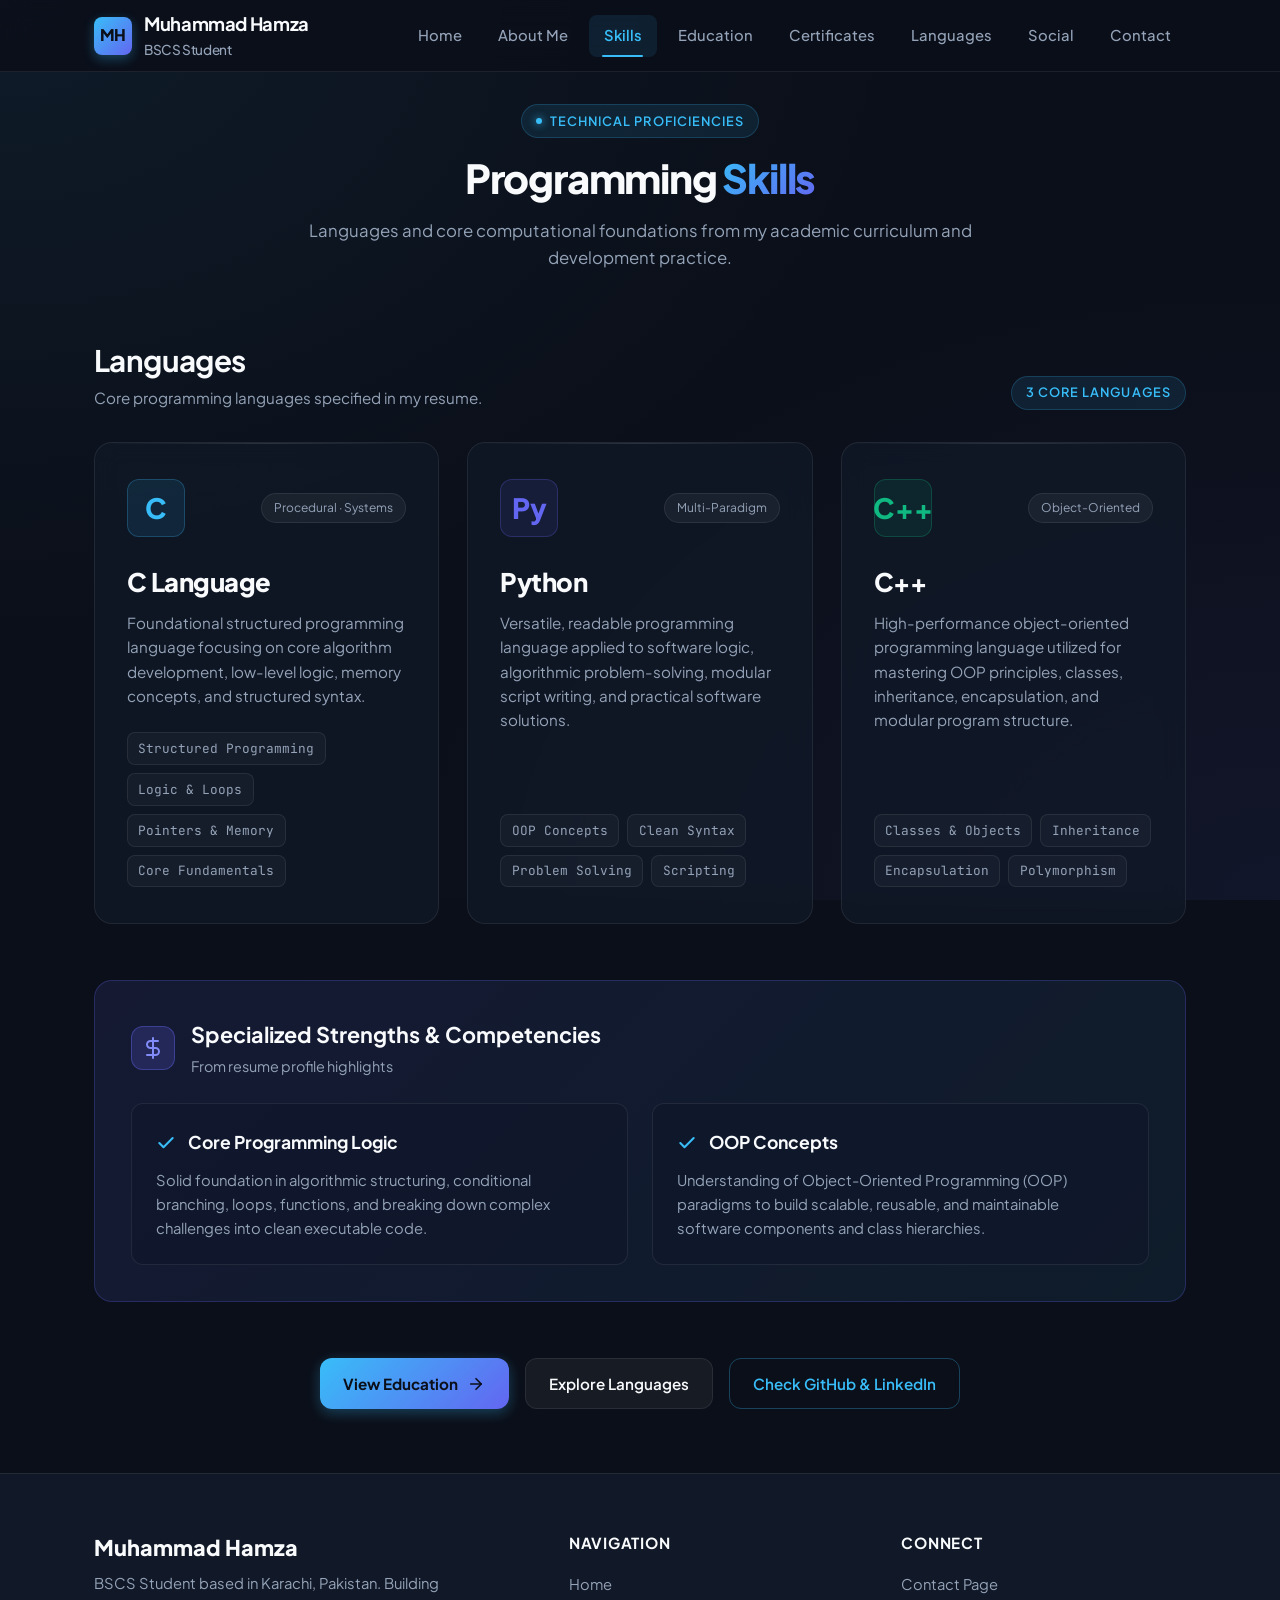
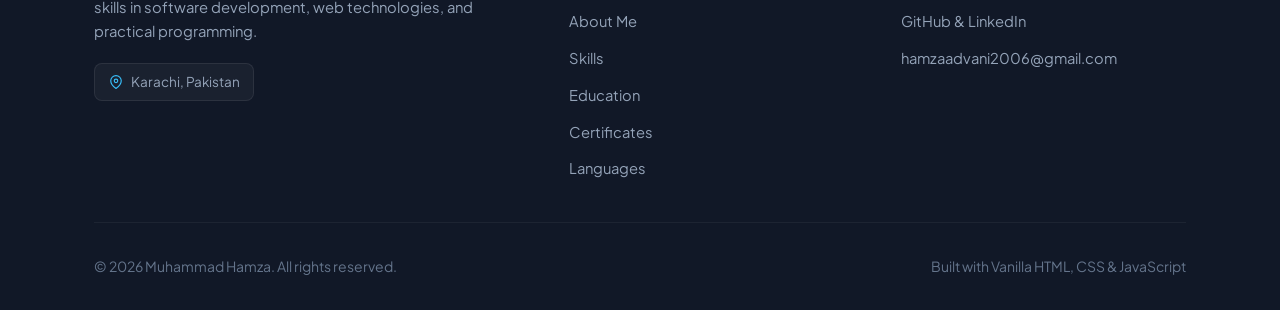
<file: skills.html>
<!DOCTYPE html>
<html lang="en">

<head>
  <meta charset="UTF-8">
  <meta name="viewport" content="width=device-width, initial-scale=1.0">
  <title>Skills | Muhammad Hamza - BSCS Student</title>
  <meta name="description"
    content="Technical skills and programming languages of Muhammad Hamza, including C, Python, C++, and core OOP concepts.">

  <!-- Google Fonts -->
  <link rel="preconnect" href="https://fonts.googleapis.com">
  <link rel="preconnect" href="https://fonts.gstatic.com" crossorigin>
  <link
    href="https://fonts.googleapis.com/css2?family=JetBrains+Mono:wght@400;500;600&family=Plus+Jakarta+Sans:wght@400;500;600;700;800&display=swap"
    rel="stylesheet">

  <!-- Shared CSS Stylesheet -->
  <link rel="stylesheet" href="style.css">
</head>

<body>

  <!-- Site Navigation Bar -->
  <header class="site-header">
    <div class="container nav-container">
      <a href="index.html" class="site-logo" aria-label="Muhammad Hamza Home">
        <div class="logo-badge">MH</div>
        <div>
          <span>Muhammad Hamza</span>
          <span class="logo-title">BSCS Student</span>
        </div>
      </a>

      <!-- Desktop & Mobile Navigation Links -->
      <nav class="nav-menu" id="navMenu" aria-label="Primary Navigation">
        <a href="index.html" class="nav-link">Home</a>
        <a href="about.html" class="nav-link">About Me</a>
        <a href="skills.html" class="nav-link active">Skills</a>
        <a href="education.html" class="nav-link">Education</a>
        <a href="certificates.html" class="nav-link">Certificates</a>
        <a href="languages.html" class="nav-link">Languages</a>
        <a href="social.html" class="nav-link">Social</a>
        <a href="contact.html" class="nav-link">Contact</a>
      </nav>

      <!-- Mobile Hamburger Toggle -->
      <button class="nav-toggle" id="navToggle" aria-label="Toggle Navigation Menu" aria-expanded="false">
        <span></span>
        <span></span>
        <span></span>
      </button>
    </div>
  </header>

  <!-- Main Content Container -->
  <main class="main-content">
    <div class="container">

      <!-- Page Header -->
      <header class="page-header">
        <div class="badge-tag">
          <span class="dot"></span>
          Technical Proficiencies
        </div>
        <h1 class="page-title">Programming <span class="gradient-text">Skills</span></h1>
        <p class="page-subtitle">
          Languages and core computational foundations from my academic curriculum and development practice.
        </p>
      </header>

      <div class="skills-container">

        <!-- Skills Category Section: Languages -->
        <section aria-labelledby="languagesCategoryHeading">
          <div class="section-heading-wrapper">
            <div>
              <h2 class="section-title" id="languagesCategoryHeading">Languages</h2>
              <p class="section-subtitle">Core programming languages specified in my resume.</p>
            </div>
            <div class="badge-tag" style="margin-bottom: 0;">
              3 Core Languages
            </div>
          </div>

          <div class="skills-grid">

            <!-- Skill Card 1: C -->
            <article class="card skill-card">
              <div class="skill-card-top">
                <div class="skill-icon-wrap"
                  style="color: #38bdf8; background: rgba(56, 189, 248, 0.1); border-color: rgba(56, 189, 248, 0.25);">
                  C
                </div>
                <span class="skill-badge">Procedural &middot; Systems</span>
              </div>
              <h3 class="skill-name">C Language</h3>
              <p class="skill-desc">
                Foundational structured programming language focusing on core algorithm development, low-level logic,
                memory concepts, and structured syntax.
              </p>
              <div class="skill-tags">
                <span class="skill-tag">Structured Programming</span>
                <span class="skill-tag">Logic &amp; Loops</span>
                <span class="skill-tag">Pointers &amp; Memory</span>
                <span class="skill-tag">Core Fundamentals</span>
              </div>
            </article>

            <!-- Skill Card 2: Python -->
            <article class="card skill-card">
              <div class="skill-card-top">
                <div class="skill-icon-wrap"
                  style="color: #6366f1; background: rgba(99, 102, 241, 0.1); border-color: rgba(99, 102, 241, 0.25);">
                  Py
                </div>
                <span class="skill-badge">Multi-Paradigm</span>
              </div>
              <h3 class="skill-name">Python</h3>
              <p class="skill-desc">
                Versatile, readable programming language applied to software logic, algorithmic problem-solving, modular
                script writing, and practical software solutions.
              </p>
              <div class="skill-tags">
                <span class="skill-tag">OOP Concepts</span>
                <span class="skill-tag">Clean Syntax</span>
                <span class="skill-tag">Problem Solving</span>
                <span class="skill-tag">Scripting</span>
              </div>
            </article>

            <!-- Skill Card 3: C++ -->
            <article class="card skill-card">
              <div class="skill-card-top">
                <div class="skill-icon-wrap"
                  style="color: #10b981; background: rgba(16, 185, 129, 0.1); border-color: rgba(16, 185, 129, 0.25);">
                  C++
                </div>
                <span class="skill-badge">Object-Oriented</span>
              </div>
              <h3 class="skill-name">C++</h3>
              <p class="skill-desc">
                High-performance object-oriented programming language utilized for mastering OOP principles, classes,
                inheritance, encapsulation, and modular program structure.
              </p>
              <div class="skill-tags">
                <span class="skill-tag">Classes &amp; Objects</span>
                <span class="skill-tag">Inheritance</span>
                <span class="skill-tag">Encapsulation</span>
                <span class="skill-tag">Polymorphism</span>
              </div>
            </article>

          </div>
        </section>

        <!-- Strengths & Core Concepts Banner (Direct from resum.json) -->
        <section class="strengths-banner" aria-labelledby="coreStrengthsHeading">
          <div style="display: flex; align-items: center; gap: 1rem; margin-bottom: 1.25rem;">
            <div class="card-icon"
              style="background: rgba(99, 102, 241, 0.2); border-color: rgba(99, 102, 241, 0.4); color: #818cf8;">
              <svg width="24" height="24" viewBox="0 0 24 24" fill="none" stroke="currentColor" stroke-width="2"
                stroke-linecap="round" stroke-linejoin="round">
                <path d="M12 2v20M17 5H9.5a3.5 3.5 0 0 0 0 7h5a3.5 3.5 0 0 1 0 7H6"></path>
              </svg>
            </div>
            <div>
              <h2 class="card-title-lg" id="coreStrengthsHeading">Specialized Strengths &amp; Competencies</h2>
              <span style="color: var(--text-secondary); font-size: 0.9rem;">From resume profile highlights</span>
            </div>
          </div>

          <div
            style="display: grid; grid-template-columns: repeat(auto-fit, minmax(280px, 1fr)); gap: 1.5rem; margin-top: 1.5rem;">
            <div
              style="background: rgba(15, 23, 42, 0.6); padding: 1.5rem; border-radius: var(--radius-md); border: 1px solid var(--border-color);">
              <div style="display: flex; align-items: center; gap: 0.75rem; margin-bottom: 0.75rem;">
                <svg width="20" height="20" viewBox="0 0 24 24" fill="none" stroke="var(--accent-cyan)"
                  stroke-width="2.5" stroke-linecap="round" stroke-linejoin="round">
                  <polyline points="20 6 9 17 4 12"></polyline>
                </svg>
                <h3 style="font-size: 1.1rem; font-weight: 700;">Core Programming Logic</h3>
              </div>
              <p style="color: var(--text-secondary); font-size: 0.925rem; line-height: 1.6;">
                Solid foundation in algorithmic structuring, conditional branching, loops, functions, and breaking down
                complex challenges into clean executable code.
              </p>
            </div>

            <div
              style="background: rgba(15, 23, 42, 0.6); padding: 1.5rem; border-radius: var(--radius-md); border: 1px solid var(--border-color);">
              <div style="display: flex; align-items: center; gap: 0.75rem; margin-bottom: 0.75rem;">
                <svg width="20" height="20" viewBox="0 0 24 24" fill="none" stroke="var(--accent-cyan)"
                  stroke-width="2.5" stroke-linecap="round" stroke-linejoin="round">
                  <polyline points="20 6 9 17 4 12"></polyline>
                </svg>
                <h3 style="font-size: 1.1rem; font-weight: 700;">OOP Concepts</h3>
              </div>
              <p style="color: var(--text-secondary); font-size: 0.925rem; line-height: 1.6;">
                Understanding of Object-Oriented Programming (OOP) paradigms to build scalable, reusable, and
                maintainable software components and class hierarchies.
              </p>
            </div>
          </div>
        </section>

      </div>

      <!-- Action Navigation Links -->
      <div style="display: flex; justify-content: center; gap: 1rem; flex-wrap: wrap; margin-top: 3.5rem;">
        <a href="education.html" class="btn btn-primary">
          View Education
          <svg width="18" height="18" viewBox="0 0 24 24" fill="none" stroke="currentColor" stroke-width="2.2"
            stroke-linecap="round" stroke-linejoin="round">
            <line x1="5" y1="12" x2="19" y2="12"></line>
            <polyline points="12 5 19 12 12 19"></polyline>
          </svg>
        </a>
        <a href="languages.html" class="btn btn-secondary">Explore Languages</a>
        <a href="social.html" class="btn btn-outline">Check GitHub &amp; LinkedIn</a>
      </div>

    </div>
  </main>

  <!-- Site Footer -->
  <footer class="site-footer">
    <div class="container">
      <div class="footer-top">
        <div>
          <h3 class="footer-brand-name">Muhammad Hamza</h3>
          <p class="footer-brand-desc">
            BSCS Student based in Karachi, Pakistan. Building skills in software development, web technologies, and
            practical programming.
          </p>
          <div class="meta-badge" style="display: inline-flex;">
            <svg width="14" height="14" viewBox="0 0 24 24" fill="none" stroke="currentColor" stroke-width="2"
              stroke-linecap="round" stroke-linejoin="round">
              <path d="M21 10c0 7-9 13-9 13s-9-6-9-13a9 9 0 0 1 18 0z"></path>
              <circle cx="12" cy="10" r="3"></circle>
            </svg>
            Karachi, Pakistan
          </div>
        </div>

        <div>
          <h4 class="footer-column-title">Navigation</h4>
          <ul class="footer-links">
            <li><a href="index.html" class="footer-link">Home</a></li>
            <li><a href="about.html" class="footer-link">About Me</a></li>
            <li><a href="skills.html" class="footer-link">Skills</a></li>
            <li><a href="education.html" class="footer-link">Education</a></li>
            <li><a href="certificates.html" class="footer-link">Certificates</a></li>
            <li><a href="languages.html" class="footer-link">Languages</a></li>
          </ul>
        </div>

        <div>
          <h4 class="footer-column-title">Connect</h4>
          <ul class="footer-links">
            <li><a href="contact.html" class="footer-link">Contact Page</a></li>
            <li><a href="social.html" class="footer-link">GitHub & LinkedIn</a></li>
            <li><a href="mailto:hamzaadvani2006@gmail.com" class="footer-link">hamzaadvani2006@gmail.com</a></li>
          </ul>
        </div>
      </div>

      <div class="footer-bottom">
        <p>&copy; <span id="currentYear">2026</span> Muhammad Hamza. All rights reserved.</p>
        <p>Built with Vanilla HTML, CSS &amp; JavaScript</p>
      </div>
    </div>
  </footer>

  <!-- JavaScript File -->
  <script src="script.js"></script>
</body>

</html>
</file>
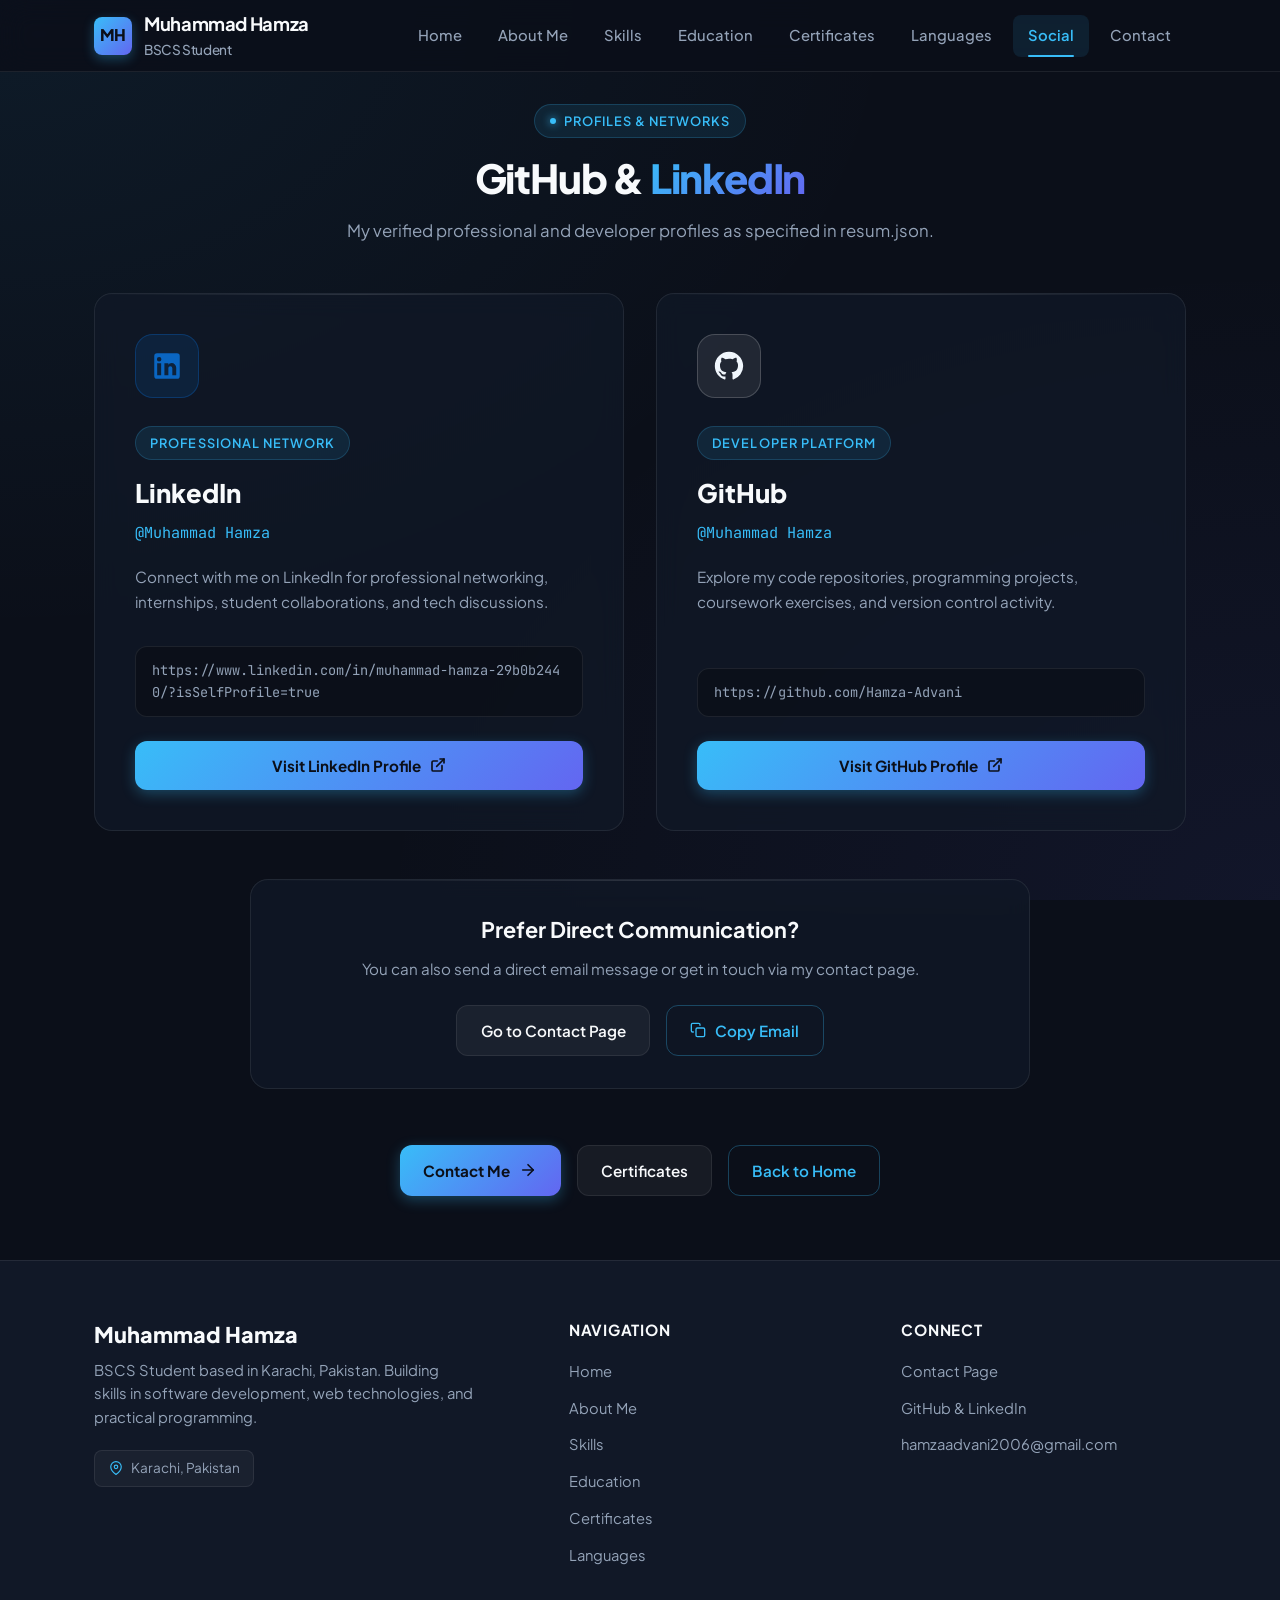
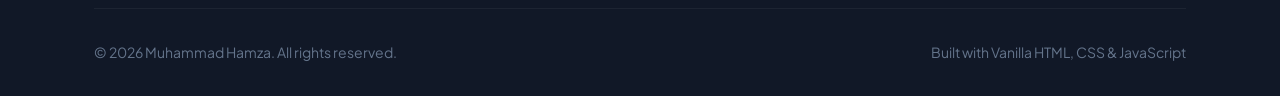
<file: social.html>
<!DOCTYPE html>
<html lang="en">
<head>
  <meta charset="UTF-8">
  <meta name="viewport" content="width=device-width, initial-scale=1.0">
  <title>GitHub &amp; LinkedIn | Muhammad Hamza - BSCS Student</title>
  <meta name="description" content="Official social and developer profiles for Muhammad Hamza: GitHub (@Hamza-Advani) and LinkedIn (@mumairkhan13).">
  
  <!-- Google Fonts -->
  <link rel="preconnect" href="https://fonts.googleapis.com">
  <link rel="preconnect" href="https://fonts.gstatic.com" crossorigin>
  <link href="https://fonts.googleapis.com/css2?family=JetBrains+Mono:wght@400;500;600&family=Plus+Jakarta+Sans:wght@400;500;600;700;800&display=swap" rel="stylesheet">

  <!-- Shared CSS Stylesheet -->
  <link rel="stylesheet" href="style.css">
</head>
<body>

  <!-- Site Navigation Bar -->
  <header class="site-header">
    <div class="container nav-container">
      <a href="index.html" class="site-logo" aria-label="Muhammad Hamza Home">
        <div class="logo-badge">MH</div>
        <div>
          <span>Muhammad Hamza</span>
          <span class="logo-title">BSCS Student</span>
        </div>
      </a>

      <!-- Desktop & Mobile Navigation Links -->
      <nav class="nav-menu" id="navMenu" aria-label="Primary Navigation">
        <a href="index.html" class="nav-link">Home</a>
        <a href="about.html" class="nav-link">About Me</a>
        <a href="skills.html" class="nav-link">Skills</a>
        <a href="education.html" class="nav-link">Education</a>
        <a href="certificates.html" class="nav-link">Certificates</a>
        <a href="languages.html" class="nav-link">Languages</a>
        <a href="social.html" class="nav-link active">Social</a>
        <a href="contact.html" class="nav-link">Contact</a>
      </nav>

      <!-- Mobile Hamburger Toggle -->
      <button class="nav-toggle" id="navToggle" aria-label="Toggle Navigation Menu" aria-expanded="false">
        <span></span>
        <span></span>
        <span></span>
      </button>
    </div>
  </header>

  <!-- Main Content Container -->
  <main class="main-content">
    <div class="container">
      
      <!-- Page Header -->
      <header class="page-header">
        <div class="badge-tag">
          <span class="dot"></span>
          Profiles &amp; Networks
        </div>
        <h1 class="page-title">GitHub &amp; <span class="gradient-text">LinkedIn</span></h1>
        <p class="page-subtitle">
          My verified professional and developer profiles as specified in resum.json.
        </p>
      </header>

      <!-- Profiles Grid -->
      <div class="social-grid">
        
        <!-- LinkedIn Profile Card -->
        <article class="card social-card">
          <div class="social-card-brand-icon brand-linkedin">
            <svg width="34" height="34" viewBox="0 0 24 24" fill="currentColor">
              <path d="M19 3a2 2 0 0 1 2 2v14a2 2 0 0 1-2 2H5a2 2 0 0 1-2-2V5a2 2 0 0 1 2-2h14m-.5 15.5v-5.3a3.26 3.26 0 0 0-3.26-3.26c-.85 0-1.84.52-2.28 1.3v-1.11h-2.79v8.37h2.79v-4.93c0-.77.62-1.4 1.39-1.4a1.4 1.4 0 0 1 1.4 1.4v4.93h2.75M6.46 8.76a1.59 1.59 0 1 0 0-3.18 1.59 1.59 0 0 0 0 3.18m1.4 9.74v-8.37H5.06v8.37h2.8z"></path>
            </svg>
          </div>

          <span class="badge-tag" style="align-self: flex-start; margin-bottom: 0.75rem;">Professional Network</span>
          <h2 class="social-network-title">LinkedIn</h2>
          <div class="social-username">@Muhammad Hamza</div>
          
          <p class="social-bio">
            Connect with me on LinkedIn for professional networking, internships, student collaborations, and tech discussions.
          </p>

          <div class="social-url-box">
          https://www.linkedin.com/in/muhammad-hamza-29b0b2440/?isSelfProfile=true
          </div>

          <div style="display: flex; gap: 0.75rem; flex-wrap: wrap;">
            <a href="https://www.linkedin.com/in/mumairkhan13/" target="_blank" rel="noopener noreferrer" class="btn btn-primary" style="flex: 1;">
              Visit LinkedIn Profile
              <svg width="16" height="16" viewBox="0 0 24 24" fill="none" stroke="currentColor" stroke-width="2.5" stroke-linecap="round" stroke-linejoin="round">
                <path d="M18 13v6a2 2 0 0 1-2 2H5a2 2 0 0 1-2-2V8a2 2 0 0 1 2-2h6"></path>
                <polyline points="15 3 21 3 21 9"></polyline>
                <line x1="10" y1="14" x2="21" y2="3"></line>
              </svg>
            </a>
          </div>
        </article>

        <!-- GitHub Profile Card -->
        <article class="card social-card">
          <div class="social-card-brand-icon brand-github">
            <svg width="34" height="34" viewBox="0 0 24 24" fill="currentColor">
              <path fill-rule="evenodd" clip-rule="evenodd" d="M12 2C6.477 2 2 6.484 2 12.017c0 4.425 2.865 8.18 6.839 9.504.5.092.682-.217.682-.483 0-.237-.008-.868-.013-1.703-2.782.605-3.369-1.343-3.369-1.343-.454-1.158-1.11-1.466-1.11-1.466-.908-.62.069-.608.069-.608 1.003.07 1.53 1.032 1.53 1.032.892 1.53 2.341 1.088 2.91.832.092-.647.35-1.088.636-1.338-2.22-.253-4.555-1.113-4.555-4.951 0-1.093.39-1.988 1.029-2.688-.103-.253-.446-1.272.098-2.65 0 0 .84-.27 2.75 1.026A9.564 9.564 0 0112 6.844c.85.004 1.705.115 2.504.337 1.909-1.296 2.747-1.027 2.747-1.027.546 1.379.202 2.398.1 2.651.64.7 1.028 1.595 1.028 2.688 0 3.848-2.339 4.695-4.566 4.943.359.309.678.92.678 1.855 0 1.338-.012 2.419-.012 2.747 0 .268.18.58.688.482A10.019 10.019 0 0022 12.017C22 6.484 17.522 2 12 2z"></path>
            </svg>
          </div>

          <span class="badge-tag" style="align-self: flex-start; margin-bottom: 0.75rem;">Developer Platform</span>
          <h2 class="social-network-title">GitHub</h2>
          <div class="social-username">@Muhammad Hamza </div>
          
          <p class="social-bio">
            Explore my code repositories, programming projects, coursework exercises, and version control activity.
          </p>

          <div class="social-url-box">
            https://github.com/Hamza-Advani
          </div>

          <div style="display: flex; gap: 0.75rem; flex-wrap: wrap;">
            <a href="https://github.com/Hamza-Advani" target="_blank" rel="noopener noreferrer" class="btn btn-primary" style="flex: 1;">
              Visit GitHub Profile
              <svg width="16" height="16" viewBox="0 0 24 24" fill="none" stroke="currentColor" stroke-width="2.5" stroke-linecap="round" stroke-linejoin="round">
                <path d="M18 13v6a2 2 0 0 1-2 2H5a2 2 0 0 1-2-2V8a2 2 0 0 1 2-2h6"></path>
                <polyline points="15 3 21 3 21 9"></polyline>
                <line x1="10" y1="14" x2="21" y2="3"></line>
              </svg>
            </a>
          </div>
        </article>

      </div>

      <!-- Quick Contact Callout -->
      <section class="card" style="text-align: center; max-width: 780px; margin: 0 auto;" aria-labelledby="reachOutHeading">
        <h2 style="font-size: 1.35rem; font-weight: 700; margin-bottom: 0.5rem;" id="reachOutHeading">Prefer Direct Communication?</h2>
        <p style="color: var(--text-secondary); font-size: 0.95rem; margin-bottom: 1.5rem;">
          You can also send a direct email message or get in touch via my contact page.
        </p>
        <div style="display: flex; justify-content: center; gap: 1rem; flex-wrap: wrap;">
          <a href="contact.html" class="btn btn-secondary">Go to Contact Page</a>
          <button class="btn btn-outline" data-copy-email="hamzaadvani2006@gmail.com">
            <svg width="16" height="16" viewBox="0 0 24 24" fill="none" stroke="currentColor" stroke-width="2" stroke-linecap="round" stroke-linejoin="round">
              <rect x="9" y="9" width="13" height="13" rx="2" ry="2"></rect>
              <path d="M5 15H4a2 2 0 0 1-2-2V4a2 2 0 0 1 2-2h9a2 2 0 0 1 2 2v1"></path>
            </svg>
            Copy Email
          </button>
        </div>
      </section>

      <!-- Action Navigation Links -->
      <div style="display: flex; justify-content: center; gap: 1rem; flex-wrap: wrap; margin-top: 3.5rem;">
        <a href="contact.html" class="btn btn-primary">
          Contact Me
          <svg width="18" height="18" viewBox="0 0 24 24" fill="none" stroke="currentColor" stroke-width="2.2" stroke-linecap="round" stroke-linejoin="round">
            <line x1="5" y1="12" x2="19" y2="12"></line>
            <polyline points="12 5 19 12 12 19"></polyline>
          </svg>
        </a>
        <a href="certificates.html" class="btn btn-secondary">Certificates</a>
        <a href="index.html" class="btn btn-outline">Back to Home</a>
      </div>

    </div>
  </main>

  <!-- Site Footer -->
  <footer class="site-footer">
    <div class="container">
      <div class="footer-top">
        <div>
          <h3 class="footer-brand-name">Muhammad Hamza</h3>
          <p class="footer-brand-desc">
            BSCS Student based in Karachi, Pakistan. Building skills in software development, web technologies, and practical programming.
          </p>
          <div class="meta-badge" style="display: inline-flex;">
            <svg width="14" height="14" viewBox="0 0 24 24" fill="none" stroke="currentColor" stroke-width="2" stroke-linecap="round" stroke-linejoin="round">
              <path d="M21 10c0 7-9 13-9 13s-9-6-9-13a9 9 0 0 1 18 0z"></path>
              <circle cx="12" cy="10" r="3"></circle>
            </svg>
            Karachi, Pakistan
          </div>
        </div>

        <div>
          <h4 class="footer-column-title">Navigation</h4>
          <ul class="footer-links">
            <li><a href="index.html" class="footer-link">Home</a></li>
            <li><a href="about.html" class="footer-link">About Me</a></li>
            <li><a href="skills.html" class="footer-link">Skills</a></li>
            <li><a href="education.html" class="footer-link">Education</a></li>
            <li><a href="certificates.html" class="footer-link">Certificates</a></li>
            <li><a href="languages.html" class="footer-link">Languages</a></li>
          </ul>
        </div>

        <div>
          <h4 class="footer-column-title">Connect</h4>
          <ul class="footer-links">
            <li><a href="contact.html" class="footer-link">Contact Page</a></li>
            <li><a href="social.html" class="footer-link">GitHub & LinkedIn</a></li>
            <li><a href="mailto:hamzaadvani2006@gmail.com" class="footer-link">hamzaadvani2006@gmail.com</a></li>
          </ul>
        </div>
      </div>

      <div class="footer-bottom">
        <p>&copy; <span id="currentYear">2026</span> Muhammad Hamza. All rights reserved.</p>
        <p>Built with Vanilla HTML, CSS &amp; JavaScript</p>
      </div>
    </div>
  </footer>

  <!-- JavaScript File -->
  <script src="script.js"></script>
</body>
</html>
</file>
<file: style.css>
/* ==========================================================================
   MUHAMMAD HAMZA - PORTFOLIO DESIGN SYSTEM
   Shared CSS for all pages
   Modern, responsive, clean, and framework-free
   ========================================================================== */

/* --------------------------------------------------------------------------
   1. CSS Variables & Theme Configuration
   -------------------------------------------------------------------------- */
:root {
  /* Color Palette */
  --bg-primary: #0b0f19;
  --bg-secondary: #111827;
  --bg-card: rgba(17, 24, 39, 0.75);
  --bg-card-hover: rgba(30, 41, 59, 0.85);
  --bg-glass: rgba(15, 23, 42, 0.65);
  --bg-input: rgba(15, 23, 42, 0.8);

  --border-color: rgba(255, 255, 255, 0.08);
  --border-hover: rgba(56, 189, 248, 0.35);
  --border-focus: rgba(56, 189, 248, 0.6);

  --accent-cyan: #38bdf8;
  --accent-indigo: #6366f1;
  --accent-blue: #2563eb;
  --accent-emerald: #10b981;
  --accent-purple: #a855f7;

  --gradient-brand: linear-gradient(135deg, #38bdf8 0%, #6366f1 100%);
  --gradient-card: linear-gradient(180deg, rgba(255, 255, 255, 0.03) 0%, rgba(255, 255, 255, 0.01) 100%);
  --gradient-glow: radial-gradient(circle at 50% 0%, rgba(56, 189, 248, 0.15), transparent 70%);

  --text-primary: #f8fafc;
  --text-secondary: #94a3b8;
  --text-muted: #64748b;
  --text-highlight: #38bdf8;

  /* Typography */
  --font-main: 'Plus Jakarta Sans', -apple-system, BlinkMacSystemFont, 'Segoe UI', Roboto, Helvetica, Arial, sans-serif;
  --font-mono: 'JetBrains Mono', 'Fira Code', Consolas, Monaco, monospace;

  /* Layout & Spacing */
  --max-width: 1140px;
  --nav-height: 72px;
  --radius-sm: 8px;
  --radius-md: 12px;
  --radius-lg: 18px;
  --radius-full: 9999px;

  /* Transitions */
  --transition-fast: 0.18s ease;
  --transition-normal: 0.28s cubic-bezier(0.16, 1, 0.3, 1);
  --transition-smooth: 0.4s cubic-bezier(0.16, 1, 0.3, 1);

  /* Shadows */
  --shadow-sm: 0 2px 8px rgba(0, 0, 0, 0.25);
  --shadow-md: 0 8px 24px -4px rgba(0, 0, 0, 0.45);
  --shadow-glow: 0 0 25px rgba(56, 189, 248, 0.2);
}

/* --------------------------------------------------------------------------
   2. Reset & Base Styles
   -------------------------------------------------------------------------- */
*,
*::before,
*::after {
  box-sizing: border-box;
  margin: 0;
  padding: 0;
}

html {
  font-size: 16px;
  scroll-behavior: smooth;
  height: 100%;
}

body {
  font-family: var(--font-main);
  background-color: var(--bg-primary);
  color: var(--text-primary);
  line-height: 1.65;
  min-height: 100%;
  display: flex;
  flex-direction: column;
  overflow-x: hidden;
  background-image:
    radial-gradient(at 0% 0%, rgba(56, 189, 248, 0.07) 0px, transparent 50%),
    radial-gradient(at 100% 100%, rgba(99, 102, 241, 0.08) 0px, transparent 50%);
  background-attachment: fixed;
  background-repeat: no-repeat;
  background-size: cover;
  -webkit-font-smoothing: antialiased;
  -moz-osx-font-smoothing: grayscale;
}

a {
  color: inherit;
  text-decoration: none;
  transition: color var(--transition-fast);
}

img,
svg {
  display: block;
  max-width: 100%;
}

button,
input,
textarea {
  font-family: inherit;
  color: inherit;
  border: none;
  background: none;
}

ul,
ol {
  list-style: none;
}

/* --------------------------------------------------------------------------
   3. Layout Container
   -------------------------------------------------------------------------- */
.container {
  width: 100%;
  max-width: var(--max-width);
  margin-left: auto;
  margin-right: auto;
  padding-left: 1.5rem;
  padding-right: 1.5rem;
}

.main-content {
  flex: 1 0 auto;
  padding-top: calc(var(--nav-height) + 2rem);
  padding-bottom: 4rem;
}

/* --------------------------------------------------------------------------
   4. Navigation Bar
   -------------------------------------------------------------------------- */
.site-header {
  position: fixed;
  top: 0;
  left: 0;
  width: 100%;
  height: var(--nav-height);
  background-color: rgba(11, 15, 25, 0.85);
  backdrop-filter: blur(14px);
  -webkit-backdrop-filter: blur(14px);
  border-bottom: 1px solid var(--border-color);
  z-index: 1000;
  transition: all var(--transition-normal);
}

.nav-container {
  display: flex;
  align-items: center;
  justify-content: space-between;
  height: 100%;
}

.site-logo {
  display: flex;
  align-items: center;
  gap: 0.75rem;
  font-weight: 700;
  font-size: 1.15rem;
  letter-spacing: -0.02em;
  color: var(--text-primary);
}

.logo-badge {
  display: inline-flex;
  align-items: center;
  justify-content: center;
  width: 38px;
  height: 38px;
  border-radius: var(--radius-sm);
  background: var(--gradient-brand);
  color: #0b0f19;
  font-weight: 800;
  font-size: 1rem;
  box-shadow: 0 4px 12px rgba(56, 189, 248, 0.3);
  overflow: hidden;
}

.logo-badge img {
  width: 100%;
  height: 100%;
  object-fit: cover;
  display: block;
}

.site-logo span.logo-title {
  color: var(--text-secondary);
  font-size: 0.85rem;
  font-weight: 500;
  display: block;
}

.nav-menu {
  display: flex;
  align-items: center;
  gap: 0.35rem;
}

.nav-link {
  position: relative;
  padding: 0.55rem 0.95rem;
  font-size: 0.925rem;
  font-weight: 500;
  color: var(--text-secondary);
  border-radius: var(--radius-sm);
  transition: all var(--transition-fast);
}

.nav-link:hover {
  color: var(--text-primary);
  background-color: rgba(255, 255, 255, 0.05);
}

.nav-link.active {
  color: var(--accent-cyan);
  background-color: rgba(56, 189, 248, 0.1);
  font-weight: 600;
}

.nav-link.active::after {
  content: '';
  position: absolute;
  bottom: 0px;
  left: 20%;
  right: 20%;
  height: 2px;
  background: var(--accent-cyan);
  border-radius: 2px;
}

/* Mobile Nav Toggle Button */
.nav-toggle {
  display: none;
  flex-direction: column;
  justify-content: center;
  align-items: center;
  width: 42px;
  height: 42px;
  border-radius: var(--radius-sm);
  background-color: rgba(255, 255, 255, 0.04);
  border: 1px solid var(--border-color);
  cursor: pointer;
  gap: 5px;
  transition: background-color var(--transition-fast);
}

.nav-toggle:hover {
  background-color: rgba(255, 255, 255, 0.08);
}

.nav-toggle span {
  width: 20px;
  height: 2px;
  background-color: var(--text-primary);
  border-radius: 2px;
  transition: transform var(--transition-normal), opacity var(--transition-fast);
}

.nav-toggle.open span:nth-child(1) {
  transform: translateY(7px) rotate(45deg);
}

.nav-toggle.open span:nth-child(2) {
  opacity: 0;
}

.nav-toggle.open span:nth-child(3) {
  transform: translateY(-7px) rotate(-45deg);
}

/* --------------------------------------------------------------------------
   5. Page Header / Breadcrumb Component
   -------------------------------------------------------------------------- */
.page-header {
  text-align: center;
  max-width: 720px;
  margin: 0 auto 3rem auto;
  position: relative;
}

.badge-tag {
  display: inline-flex;
  align-items: center;
  gap: 0.5rem;
  padding: 0.35rem 0.9rem;
  font-size: 0.8rem;
  font-weight: 600;
  text-transform: uppercase;
  letter-spacing: 0.08em;
  color: var(--accent-cyan);
  background-color: rgba(56, 189, 248, 0.1);
  border: 1px solid rgba(56, 189, 248, 0.2);
  border-radius: var(--radius-full);
  margin-bottom: 1rem;
}

.badge-tag .dot {
  width: 6px;
  height: 6px;
  border-radius: 50%;
  background-color: var(--accent-cyan);
  box-shadow: 0 0 8px var(--accent-cyan);
}

.page-title {
  font-size: 2.5rem;
  font-weight: 800;
  line-height: 1.2;
  letter-spacing: -0.03em;
  margin-bottom: 1rem;
  color: var(--text-primary);
}

.page-title .gradient-text {
  background: var(--gradient-brand);
  -webkit-background-clip: text;
  -webkit-text-fill-color: transparent;
}

.page-subtitle {
  font-size: 1.05rem;
  color: var(--text-secondary);
  line-height: 1.6;
}

/* --------------------------------------------------------------------------
   6. Cards & Glassmorphism Components
   -------------------------------------------------------------------------- */
.card {
  background-color: var(--bg-card);
  backdrop-filter: blur(12px);
  -webkit-backdrop-filter: blur(12px);
  border: 1px solid var(--border-color);
  border-radius: var(--radius-lg);
  padding: 2rem;
  transition: transform var(--transition-normal), border-color var(--transition-normal), box-shadow var(--transition-normal);
  position: relative;
  overflow: hidden;
}

.card::before {
  content: '';
  position: absolute;
  top: 0;
  left: 0;
  right: 0;
  height: 1px;
  background: linear-gradient(90deg, transparent, rgba(255, 255, 255, 0.12), transparent);
}

.card:hover {
  border-color: var(--border-hover);
  box-shadow: var(--shadow-md), var(--shadow-glow);
  transform: translateY(-4px);
}

/* --------------------------------------------------------------------------
   7. Buttons & Interactive Links
   -------------------------------------------------------------------------- */
.btn {
  display: inline-flex;
  align-items: center;
  justify-content: center;
  gap: 0.6rem;
  padding: 0.75rem 1.45rem;
  font-size: 0.95rem;
  font-weight: 600;
  border-radius: var(--radius-md);
  cursor: pointer;
  transition: all var(--transition-normal);
  text-decoration: none;
}

.btn-primary {
  background: var(--gradient-brand);
  color: #0b0f19;
  font-weight: 700;
  box-shadow: 0 4px 14px rgba(56, 189, 248, 0.3);
}

.btn-primary:hover {
  box-shadow: 0 6px 20px rgba(56, 189, 248, 0.45);
  transform: translateY(-2px);
  filter: brightness(1.08);
}

.btn-secondary {
  background-color: rgba(255, 255, 255, 0.05);
  color: var(--text-primary);
  border: 1px solid var(--border-color);
}

.btn-secondary:hover {
  background-color: rgba(255, 255, 255, 0.1);
  border-color: rgba(255, 255, 255, 0.2);
  transform: translateY(-2px);
}

.btn-outline {
  background: transparent;
  color: var(--accent-cyan);
  border: 1px solid rgba(56, 189, 248, 0.3);
}

.btn-outline:hover {
  background-color: rgba(56, 189, 248, 0.1);
  border-color: var(--accent-cyan);
  transform: translateY(-2px);
}

/* --------------------------------------------------------------------------
   8. Hero Section (Home page)
   -------------------------------------------------------------------------- */
.hero-section {
  display: grid;
  grid-template-columns: 1.15fr 0.85fr;
  align-items: center;
  gap: 3.5rem;
  padding: 2.5rem 0 4.5rem 0;
}

.hero-content {
  display: flex;
  flex-direction: column;
  align-items: flex-start;
}

.hero-status-pill {
  display: inline-flex;
  align-items: center;
  gap: 0.5rem;
  padding: 0.4rem 1rem;
  border-radius: var(--radius-full);
  background-color: rgba(16, 185, 129, 0.1);
  border: 1px solid rgba(16, 185, 129, 0.25);
  color: var(--accent-emerald);
  font-size: 0.825rem;
  font-weight: 600;
  margin-bottom: 1.5rem;
}

.status-dot-pulse {
  width: 8px;
  height: 8px;
  border-radius: 50%;
  background-color: var(--accent-emerald);
  box-shadow: 0 0 0 0 rgba(16, 185, 129, 0.7);
  animation: pulse-ring 2s infinite;
}

@keyframes pulse-ring {
  0% {
    transform: scale(0.95);
    box-shadow: 0 0 0 0 rgba(16, 185, 129, 0.7);
  }

  70% {
    transform: scale(1);
    box-shadow: 0 0 0 8px rgba(16, 185, 129, 0);
  }

  100% {
    transform: scale(0.95);
    box-shadow: 0 0 0 0 rgba(16, 185, 129, 0);
  }
}

.hero-name {
  font-size: 3.35rem;
  font-weight: 800;
  line-height: 1.1;
  letter-spacing: -0.035em;
  margin-bottom: 0.75rem;
  color: var(--text-primary);
}

.hero-headline {
  font-size: 1.35rem;
  font-weight: 600;
  line-height: 1.4;
  color: var(--accent-cyan);
  margin-bottom: 1.25rem;
}

.hero-summary {
  font-size: 1.05rem;
  color: var(--text-secondary);
  line-height: 1.7;
  margin-bottom: 2rem;
  max-width: 600px;
}

.hero-actions {
  display: flex;
  flex-wrap: wrap;
  gap: 1rem;
  margin-bottom: 2.5rem;
}

.hero-meta-badges {
  display: flex;
  flex-wrap: wrap;
  gap: 0.75rem;
}

.meta-badge {
  display: inline-flex;
  align-items: center;
  gap: 0.5rem;
  padding: 0.4rem 0.85rem;
  border-radius: var(--radius-sm);
  background-color: rgba(255, 255, 255, 0.04);
  border: 1px solid var(--border-color);
  font-size: 0.85rem;
  color: var(--text-secondary);
}

.meta-badge svg {
  color: var(--accent-cyan);
}

/* Hero Right Visual Card */
.hero-visual {
  display: flex;
  justify-content: center;
  align-items: center;
}

.profile-card {
  width: 100%;
  max-width: 380px;
  background: var(--bg-card);
  border: 1px solid var(--border-color);
  border-radius: var(--radius-lg);
  padding: 2.25rem;
  text-align: center;
  box-shadow: var(--shadow-md);
  position: relative;
}

.profile-avatar {
  width: 110px;
  height: 110px;
  border-radius: 50%;
  margin: 0 auto 1.5rem auto;
  background: linear-gradient(135deg, rgba(56, 189, 248, 0.2), rgba(99, 102, 241, 0.25));
  border: 2px solid var(--accent-cyan);
  display: flex;
  align-items: center;
  justify-content: center;
  font-size: 2.5rem;
  font-weight: 800;
  color: var(--accent-cyan);
  box-shadow: 0 0 25px rgba(56, 189, 248, 0.25);
  overflow: hidden;
}

.profile-avatar img {
  width: 100%;
  height: 100%;
  object-fit: cover;
  display: block;
}

.profile-name {
  font-size: 1.4rem;
  font-weight: 700;
  margin-bottom: 0.25rem;
}

.profile-label {
  color: var(--accent-cyan);
  font-size: 0.95rem;
  font-weight: 600;
  margin-bottom: 1.25rem;
}

.profile-divider {
  height: 1px;
  background: var(--border-color);
  margin: 1.25rem 0;
}

.profile-quick-list {
  display: flex;
  flex-direction: column;
  gap: 0.75rem;
  text-align: left;
  font-size: 0.9rem;
}

.quick-list-item {
  display: flex;
  align-items: center;
  justify-content: space-between;
  padding: 0.5rem 0.75rem;
  background-color: rgba(255, 255, 255, 0.02);
  border-radius: var(--radius-sm);
  border: 1px solid rgba(255, 255, 255, 0.04);
}

.quick-list-label {
  color: var(--text-muted);
}

.quick-list-value {
  color: var(--text-primary);
  font-weight: 500;
}

/* --------------------------------------------------------------------------
   9. Quick Section Nav Cards Grid (Home Page)
   -------------------------------------------------------------------------- */
.section-heading-wrapper {
  margin-top: 1rem;
  margin-bottom: 2rem;
  display: flex;
  align-items: flex-end;
  justify-content: space-between;
  flex-wrap: wrap;
  gap: 1rem;
}

.section-title {
  font-size: 1.85rem;
  font-weight: 700;
  letter-spacing: -0.02em;
}

.section-subtitle {
  color: var(--text-secondary);
  font-size: 0.95rem;
}

.nav-cards-grid {
  display: grid;
  grid-template-columns: repeat(auto-fit, minmax(280px, 1fr));
  gap: 1.5rem;
  margin-bottom: 2rem;
}

.nav-card {
  display: flex;
  flex-direction: column;
  padding: 1.75rem;
  background: var(--bg-card);
  border: 1px solid var(--border-color);
  border-radius: var(--radius-lg);
  transition: all var(--transition-normal);
  text-decoration: none;
  position: relative;
}

.nav-card:hover {
  border-color: var(--border-hover);
  transform: translateY(-5px);
  box-shadow: var(--shadow-md), var(--shadow-glow);
}

.nav-card-icon-box {
  width: 50px;
  height: 50px;
  border-radius: var(--radius-md);
  background: rgba(56, 189, 248, 0.1);
  border: 1px solid rgba(56, 189, 248, 0.2);
  color: var(--accent-cyan);
  display: flex;
  align-items: center;
  justify-content: center;
  margin-bottom: 1.25rem;
  transition: transform var(--transition-fast);
}

.nav-card:hover .nav-card-icon-box {
  transform: scale(1.08);
  background: var(--gradient-brand);
  color: #0b0f19;
}

.nav-card-title {
  font-size: 1.25rem;
  font-weight: 700;
  margin-bottom: 0.5rem;
  color: var(--text-primary);
}

.nav-card-desc {
  font-size: 0.92rem;
  color: var(--text-secondary);
  line-height: 1.55;
  margin-bottom: 1.25rem;
  flex-grow: 1;
}

.nav-card-link-text {
  display: inline-flex;
  align-items: center;
  gap: 0.4rem;
  font-size: 0.875rem;
  font-weight: 600;
  color: var(--accent-cyan);
  transition: gap var(--transition-fast);
}

.nav-card:hover .nav-card-link-text {
  gap: 0.7rem;
}

/* --------------------------------------------------------------------------
   10. About Me Page Styles
   -------------------------------------------------------------------------- */
.about-grid {
  display: grid;
  grid-template-columns: 1fr 1fr;
  gap: 2rem;
  margin-bottom: 3rem;
}

.about-card-lead {
  grid-column: 1 / -1;
  background: linear-gradient(135deg, rgba(30, 41, 59, 0.6) 0%, rgba(15, 23, 42, 0.8) 100%);
  border: 1px solid rgba(56, 189, 248, 0.2);
}

.about-text-lead {
  font-size: 1.15rem;
  color: var(--text-primary);
  line-height: 1.8;
  margin-bottom: 1.25rem;
}

.about-text {
  font-size: 1rem;
  color: var(--text-secondary);
  line-height: 1.7;
}

.card-header-with-icon {
  display: flex;
  align-items: center;
  gap: 1rem;
  margin-bottom: 1.25rem;
}

.card-icon {
  width: 44px;
  height: 44px;
  border-radius: var(--radius-md);
  background: rgba(99, 102, 241, 0.12);
  border: 1px solid rgba(99, 102, 241, 0.25);
  color: var(--accent-indigo);
  display: flex;
  align-items: center;
  justify-content: center;
}

.card-title-lg {
  font-size: 1.35rem;
  font-weight: 700;
}

.highlight-list {
  display: flex;
  flex-direction: column;
  gap: 1rem;
}

.highlight-item {
  display: flex;
  align-items: flex-start;
  gap: 0.85rem;
  padding: 1rem;
  background-color: rgba(255, 255, 255, 0.02);
  border-radius: var(--radius-md);
  border: 1px solid var(--border-color);
}

.highlight-item-icon {
  color: var(--accent-cyan);
  margin-top: 0.2rem;
  flex-shrink: 0;
}

.info-table-row {
  display: flex;
  justify-content: space-between;
  padding: 0.75rem 0;
  border-bottom: 1px solid var(--border-color);
  font-size: 0.95rem;
}

.info-table-row:last-child {
  border-bottom: none;
}

.info-table-label {
  color: var(--text-muted);
}

.info-table-value {
  color: var(--text-primary);
  font-weight: 600;
}

/* --------------------------------------------------------------------------
   11. Skills Page Styles
   -------------------------------------------------------------------------- */
.skills-container {
  display: flex;
  flex-direction: column;
  gap: 2.5rem;
}

.skills-grid {
  display: grid;
  grid-template-columns: repeat(auto-fit, minmax(300px, 1fr));
  gap: 1.75rem;
}

.skill-card {
  padding: 2.25rem 2rem;
  display: flex;
  flex-direction: column;
  position: relative;
}

.skill-card-top {
  display: flex;
  align-items: center;
  justify-content: space-between;
  margin-bottom: 1.5rem;
}

.skill-icon-wrap {
  width: 58px;
  height: 58px;
  border-radius: var(--radius-md);
  display: flex;
  align-items: center;
  justify-content: center;
  font-size: 1.75rem;
  font-weight: 800;
  background: rgba(56, 189, 248, 0.1);
  color: var(--accent-cyan);
  border: 1px solid rgba(56, 189, 248, 0.2);
}

.skill-badge {
  font-size: 0.75rem;
  padding: 0.25rem 0.75rem;
  border-radius: var(--radius-full);
  background-color: rgba(255, 255, 255, 0.05);
  border: 1px solid var(--border-color);
  color: var(--text-secondary);
}

.skill-name {
  font-size: 1.6rem;
  font-weight: 800;
  margin-bottom: 0.5rem;
  letter-spacing: -0.02em;
}

.skill-desc {
  font-size: 0.95rem;
  color: var(--text-secondary);
  line-height: 1.6;
  margin-bottom: 1.5rem;
  flex-grow: 1;
}

.skill-tags {
  display: flex;
  flex-wrap: wrap;
  gap: 0.5rem;
}

.skill-tag {
  font-size: 0.8rem;
  padding: 0.3rem 0.65rem;
  background-color: rgba(255, 255, 255, 0.03);
  border: 1px solid var(--border-color);
  border-radius: var(--radius-sm);
  color: var(--text-secondary);
  font-family: var(--font-mono);
}

.strengths-banner {
  background: linear-gradient(135deg, rgba(99, 102, 241, 0.12) 0%, rgba(56, 189, 248, 0.08) 100%);
  border: 1px solid rgba(99, 102, 241, 0.25);
  border-radius: var(--radius-lg);
  padding: 2.25rem;
  margin-top: 1rem;
}

/* --------------------------------------------------------------------------
   12. Education Page Styles
   -------------------------------------------------------------------------- */
.education-timeline {
  display: flex;
  flex-direction: column;
  gap: 2rem;
  position: relative;
  max-width: 820px;
  margin: 0 auto;
}

.timeline-item {
  position: relative;
  display: grid;
  grid-template-columns: 200px 1fr;
  gap: 2rem;
}

@media (max-width: 768px) {
  .timeline-item {
    grid-template-columns: 1fr;
    gap: 0.75rem;
  }
}

.timeline-meta {
  text-align: right;
  padding-top: 0.5rem;
}

@media (max-width: 768px) {
  .timeline-meta {
    text-align: left;
    display: flex;
    align-items: center;
    gap: 0.75rem;
    padding-top: 0;
  }
}

.timeline-period {
  font-size: 0.95rem;
  font-weight: 700;
  color: var(--accent-cyan);
  font-family: var(--font-mono);
}

.timeline-status {
  display: inline-block;
  font-size: 0.75rem;
  font-weight: 600;
  padding: 0.2rem 0.65rem;
  border-radius: var(--radius-full);
  margin-top: 0.35rem;
}

.status-active {
  background-color: rgba(56, 189, 248, 0.15);
  border: 1px solid rgba(56, 189, 248, 0.3);
  color: var(--accent-cyan);
}

.status-completed {
  background-color: rgba(16, 185, 129, 0.15);
  border: 1px solid rgba(16, 185, 129, 0.3);
  color: var(--accent-emerald);
}

.timeline-content {
  background-color: var(--bg-card);
  border: 1px solid var(--border-color);
  border-radius: var(--radius-lg);
  padding: 1.75rem;
  transition: all var(--transition-normal);
  position: relative;
}

.timeline-content:hover {
  border-color: var(--border-hover);
  transform: translateX(4px);
  box-shadow: var(--shadow-md);
}

.education-degree {
  font-size: 1.35rem;
  font-weight: 700;
  color: var(--text-primary);
  margin-bottom: 0.35rem;
}

.education-field {
  color: var(--accent-cyan);
  font-size: 1rem;
  font-weight: 600;
  margin-bottom: 0.75rem;
}

.education-institution {
  font-size: 0.95rem;
  color: var(--text-secondary);
  display: flex;
  align-items: center;
  gap: 0.5rem;
  margin-bottom: 0.75rem;
}

.education-institution svg {
  color: var(--text-muted);
}

/* --------------------------------------------------------------------------
   13. Languages Page Styles
   -------------------------------------------------------------------------- */
.languages-grid {
  display: grid;
  grid-template-columns: repeat(auto-fit, minmax(320px, 1fr));
  gap: 2rem;
  margin-bottom: 3rem;
}

.language-card {
  padding: 2.25rem;
  display: flex;
  flex-direction: column;
}

.language-header {
  display: flex;
  align-items: center;
  justify-content: space-between;
  margin-bottom: 1.5rem;
}

.lang-icon-box {
  width: 52px;
  height: 52px;
  border-radius: var(--radius-md);
  background: rgba(99, 102, 241, 0.12);
  border: 1px solid rgba(99, 102, 241, 0.25);
  color: var(--accent-indigo);
  display: flex;
  align-items: center;
  justify-content: center;
  font-weight: 700;
}

.fluency-pill {
  font-size: 0.8rem;
  font-weight: 700;
  padding: 0.35rem 0.85rem;
  border-radius: var(--radius-full);
}

.fluency-native {
  background-color: rgba(16, 185, 129, 0.15);
  border: 1px solid rgba(16, 185, 129, 0.3);
  color: var(--accent-emerald);
}

.fluency-intermediate {
  background-color: rgba(56, 189, 248, 0.15);
  border: 1px solid rgba(56, 189, 248, 0.3);
  color: var(--accent-cyan);
}

.language-name {
  font-size: 1.75rem;
  font-weight: 800;
  margin-bottom: 0.5rem;
}

.language-desc {
  font-size: 0.95rem;
  color: var(--text-secondary);
  line-height: 1.6;
  margin-bottom: 1.75rem;
  flex-grow: 1;
}

.progress-bar-container {
  margin-top: auto;
}

.progress-info {
  display: flex;
  justify-content: space-between;
  font-size: 0.85rem;
  margin-bottom: 0.5rem;
  color: var(--text-secondary);
}

.progress-track {
  height: 8px;
  background-color: rgba(255, 255, 255, 0.06);
  border-radius: var(--radius-full);
  overflow: hidden;
}

.progress-fill {
  height: 100%;
  border-radius: var(--radius-full);
  background: var(--gradient-brand);
}

.fill-native {
  width: 100%;
}

.fill-intermediate {
  width: 65%;
}

/* --------------------------------------------------------------------------
   14. Social / Profiles Page Styles (GitHub & LinkedIn)
   -------------------------------------------------------------------------- */
.social-grid {
  display: grid;
  grid-template-columns: repeat(auto-fit, minmax(320px, 1fr));
  gap: 2rem;
  margin-bottom: 3rem;
}

.social-card {
  padding: 2.5rem;
  display: flex;
  flex-direction: column;
  position: relative;
}

.social-card-brand-icon {
  width: 64px;
  height: 64px;
  border-radius: var(--radius-lg);
  display: flex;
  align-items: center;
  justify-content: center;
  margin-bottom: 1.75rem;
  font-size: 2rem;
}

.brand-linkedin {
  background-color: rgba(10, 102, 194, 0.15);
  border: 1px solid rgba(10, 102, 194, 0.35);
  color: #0a66c2;
}

.brand-github {
  background-color: rgba(255, 255, 255, 0.08);
  border: 1px solid rgba(255, 255, 255, 0.18);
  color: #f0f6fc;
}

.social-network-title {
  font-size: 1.6rem;
  font-weight: 800;
  margin-bottom: 0.35rem;
}

.social-username {
  font-family: var(--font-mono);
  font-size: 0.95rem;
  color: var(--accent-cyan);
  margin-bottom: 1.25rem;
}

.social-bio {
  font-size: 0.95rem;
  color: var(--text-secondary);
  line-height: 1.6;
  margin-bottom: 2rem;
  flex-grow: 1;
}

.social-url-box {
  background-color: rgba(0, 0, 0, 0.25);
  border: 1px solid var(--border-color);
  border-radius: var(--radius-md);
  padding: 0.75rem 1rem;
  font-family: var(--font-mono);
  font-size: 0.85rem;
  color: var(--text-secondary);
  word-break: break-all;
  margin-bottom: 1.5rem;
}

/* --------------------------------------------------------------------------
   15. Contact Page Styles
   -------------------------------------------------------------------------- */
.contact-layout {
  display: grid;
  grid-template-columns: 1fr 1.2fr;
  gap: 2.5rem;
  align-items: start;
}

@media (max-width: 900px) {
  .contact-layout {
    grid-template-columns: 1fr;
  }
}

.contact-info-column {
  display: flex;
  flex-direction: column;
  gap: 1.5rem;
}

.contact-method-card {
  display: flex;
  align-items: flex-start;
  gap: 1.25rem;
  padding: 1.5rem;
  background-color: var(--bg-card);
  border: 1px solid var(--border-color);
  border-radius: var(--radius-lg);
  transition: all var(--transition-normal);
}

.contact-method-card:hover {
  border-color: var(--border-hover);
  transform: translateY(-3px);
}

.contact-method-icon {
  width: 48px;
  height: 48px;
  border-radius: var(--radius-md);
  background: rgba(56, 189, 248, 0.1);
  border: 1px solid rgba(56, 189, 248, 0.25);
  color: var(--accent-cyan);
  display: flex;
  align-items: center;
  justify-content: center;
  flex-shrink: 0;
}

.contact-method-info {
  flex-grow: 1;
}

.contact-method-label {
  font-size: 0.8rem;
  font-weight: 600;
  text-transform: uppercase;
  letter-spacing: 0.05em;
  color: var(--text-muted);
  margin-bottom: 0.25rem;
}

.contact-method-value {
  font-size: 1.05rem;
  font-weight: 600;
  color: var(--text-primary);
  margin-bottom: 0.35rem;
  word-break: break-word;
}

.contact-method-action {
  display: inline-flex;
  align-items: center;
  gap: 0.4rem;
  font-size: 0.85rem;
  color: var(--accent-cyan);
  font-weight: 600;
  cursor: pointer;
  background: none;
  border: none;
  padding: 0;
}

.contact-method-action:hover {
  text-decoration: underline;
}

/* Contact Form */
.contact-form-card {
  background-color: var(--bg-card);
  border: 1px solid var(--border-color);
  border-radius: var(--radius-lg);
  padding: 2.25rem;
}

.form-group {
  margin-bottom: 1.5rem;
}

.form-label {
  display: block;
  font-size: 0.9rem;
  font-weight: 600;
  color: var(--text-primary);
  margin-bottom: 0.5rem;
}

.form-control {
  width: 100%;
  padding: 0.85rem 1.15rem;
  background-color: var(--bg-input);
  border: 1px solid var(--border-color);
  border-radius: var(--radius-md);
  color: var(--text-primary);
  font-size: 0.95rem;
  transition: all var(--transition-fast);
}

.form-control:focus {
  outline: none;
  border-color: var(--accent-cyan);
  box-shadow: 0 0 0 3px rgba(56, 189, 248, 0.15);
  background-color: rgba(15, 23, 42, 0.95);
}

textarea.form-control {
  resize: vertical;
  min-height: 120px;
}

.form-hint {
  font-size: 0.8rem;
  color: var(--text-muted);
  margin-top: 0.35rem;
}

/* --------------------------------------------------------------------------
   16. Toast Notification
   -------------------------------------------------------------------------- */
.toast-notification {
  position: fixed;
  bottom: 2rem;
  right: 2rem;
  background-color: #1e293b;
  color: var(--text-primary);
  border: 1px solid var(--accent-cyan);
  border-radius: var(--radius-md);
  padding: 1rem 1.5rem;
  box-shadow: 0 10px 30px rgba(0, 0, 0, 0.5);
  display: flex;
  align-items: center;
  gap: 0.75rem;
  font-size: 0.925rem;
  font-weight: 500;
  z-index: 2000;
  opacity: 0;
  transform: translateY(20px);
  pointer-events: none;
  transition: opacity 0.3s ease, transform 0.3s cubic-bezier(0.16, 1, 0.3, 1);
}

.toast-notification.show {
  opacity: 1;
  transform: translateY(0);
  pointer-events: auto;
}

.toast-icon {
  color: var(--accent-cyan);
  flex-shrink: 0;
}

/* --------------------------------------------------------------------------
   17. Site Footer
   -------------------------------------------------------------------------- */
.site-footer {
  background-color: var(--bg-secondary);
  border-top: 1px solid var(--border-color);
  padding: 3.5rem 0 2rem 0;
  margin-top: auto;
}

.footer-top {
  display: grid;
  grid-template-columns: 1.5fr 1fr 1fr;
  gap: 3rem;
  margin-bottom: 2.5rem;
}

@media (max-width: 768px) {
  .footer-top {
    grid-template-columns: 1fr;
    gap: 2rem;
  }
}

.footer-brand-name {
  font-size: 1.35rem;
  font-weight: 800;
  margin-bottom: 0.4rem;
  color: var(--text-primary);
}

.footer-brand-desc {
  font-size: 0.925rem;
  color: var(--text-secondary);
  line-height: 1.6;
  max-width: 380px;
  margin-bottom: 1.25rem;
}

.footer-column-title {
  font-size: 0.95rem;
  font-weight: 700;
  text-transform: uppercase;
  letter-spacing: 0.05em;
  color: var(--text-primary);
  margin-bottom: 1rem;
}

.footer-links {
  display: flex;
  flex-direction: column;
  gap: 0.65rem;
}

.footer-link {
  font-size: 0.92rem;
  color: var(--text-secondary);
  transition: color var(--transition-fast), transform var(--transition-fast);
  display: inline-block;
}

.footer-link:hover {
  color: var(--accent-cyan);
  transform: translateX(3px);
}

.footer-bottom {
  display: flex;
  align-items: center;
  justify-content: space-between;
  padding-top: 2rem;
  border-top: 1px solid rgba(255, 255, 255, 0.05);
  font-size: 0.875rem;
  color: var(--text-muted);
  flex-wrap: wrap;
  gap: 1rem;
}

/* --------------------------------------------------------------------------
   17b. Certificates Page Styles
   -------------------------------------------------------------------------- */
.certificates-gallery {
  display: grid;
  grid-template-columns: repeat(auto-fit, minmax(340px, 1fr));
  gap: 2.25rem;
  margin-bottom: 3.5rem;
}

.cert-card {
  display: flex;
  flex-direction: column;
  background-color: var(--bg-card);
  border: 1px solid var(--border-color);
  border-radius: var(--radius-lg);
  overflow: hidden;
  transition: all var(--transition-normal);
}

.cert-card:hover {
  border-color: var(--border-hover);
  transform: translateY(-5px);
  box-shadow: var(--shadow-md), var(--shadow-glow);
}

.cert-image-wrapper {
  position: relative;
  background-color: rgba(0, 0, 0, 0.4);
  border-bottom: 1px solid var(--border-color);
  overflow: hidden;
  cursor: pointer;
  aspect-ratio: 16 / 11;
  display: flex;
  align-items: center;
  justify-content: center;
}

.cert-image {
  width: 100%;
  height: 100%;
  object-fit: contain;
  transition: transform var(--transition-smooth);
  padding: 0.5rem;
}

.cert-card:hover .cert-image {
  transform: scale(1.03);
}

.cert-zoom-overlay {
  position: absolute;
  inset: 0;
  background: rgba(11, 15, 25, 0.6);
  backdrop-filter: blur(4px);
  -webkit-backdrop-filter: blur(4px);
  display: flex;
  align-items: center;
  justify-content: center;
  gap: 0.5rem;
  opacity: 0;
  transition: opacity var(--transition-fast);
  color: var(--text-primary);
  font-weight: 600;
  font-size: 0.9rem;
}

.cert-image-wrapper:hover .cert-zoom-overlay {
  opacity: 1;
}

.cert-body {
  padding: 1.75rem;
  display: flex;
  flex-direction: column;
  flex-grow: 1;
}

.cert-header-row {
  display: flex;
  align-items: center;
  justify-content: space-between;
  flex-wrap: wrap;
  gap: 0.5rem;
  margin-bottom: 0.75rem;
}

.cert-issuer-badge {
  display: inline-flex;
  align-items: center;
  gap: 0.4rem;
  font-size: 0.8rem;
  font-weight: 700;
  text-transform: uppercase;
  letter-spacing: 0.05em;
  color: var(--accent-cyan);
}

.cert-type-tag {
  display: inline-flex;
  align-items: center;
  padding: 0.2rem 0.6rem;
  font-size: 0.725rem;
  font-weight: 600;
  text-transform: uppercase;
  letter-spacing: 0.06em;
  background-color: rgba(99, 102, 241, 0.12);
  border: 1px solid rgba(99, 102, 241, 0.25);
  color: #a5b4fc;
  border-radius: var(--radius-full);
}

.cert-title {
  font-size: 1.25rem;
  font-weight: 700;
  color: var(--text-primary);
  line-height: 1.35;
  margin-bottom: 0.85rem;
}

.cert-meta-list {
  display: flex;
  flex-direction: column;
  gap: 0.45rem;
  margin-bottom: 1rem;
  padding-bottom: 0.85rem;
  border-bottom: 1px solid rgba(255, 255, 255, 0.05);
}

.cert-meta-item {
  display: flex;
  align-items: center;
  gap: 0.5rem;
  font-size: 0.85rem;
  color: var(--text-secondary);
}

.cert-meta-item svg {
  color: var(--accent-cyan);
  flex-shrink: 0;
}

.cert-id-tag {
  font-family: var(--font-mono);
  font-size: 0.78rem;
  color: var(--accent-cyan);
  background: rgba(56, 189, 248, 0.08);
  border: 1px solid rgba(56, 189, 248, 0.2);
  padding: 0.15rem 0.5rem;
  border-radius: var(--radius-sm);
  display: inline-flex;
  align-items: center;
}

.cert-description {
  font-size: 0.925rem;
  color: var(--text-secondary);
  line-height: 1.6;
  margin-bottom: 1.25rem;
  flex-grow: 1;
}

.cert-actions {
  display: flex;
  align-items: center;
  gap: 0.75rem;
  margin-top: auto;
  padding-top: 1rem;
  border-top: 1px solid rgba(255, 255, 255, 0.05);
}

.cert-actions .btn {
  flex: 1;
  padding: 0.65rem 0.9rem;
  font-size: 0.875rem;
  text-align: center;
  white-space: nowrap;
}

.cert-stats-bar {
  display: grid;
  grid-template-columns: repeat(auto-fit, minmax(200px, 1fr));
  gap: 1.25rem;
  background-color: var(--bg-card);
  border: 1px solid var(--border-color);
  border-radius: var(--radius-lg);
  padding: 1.5rem 2rem;
  margin-bottom: 2.75rem;
}

.cert-stat-item {
  display: flex;
  align-items: center;
  gap: 1rem;
}

.cert-stat-icon {
  width: 44px;
  height: 44px;
  border-radius: var(--radius-md);
  background: rgba(56, 189, 248, 0.1);
  border: 1px solid rgba(56, 189, 248, 0.2);
  display: flex;
  align-items: center;
  justify-content: center;
  color: var(--accent-cyan);
  flex-shrink: 0;
}

.cert-stat-value {
  font-size: 1.35rem;
  font-weight: 800;
  color: var(--text-primary);
  line-height: 1.1;
}

.cert-stat-label {
  font-size: 0.8rem;
  color: var(--text-muted);
  text-transform: uppercase;
  letter-spacing: 0.05em;
  margin-top: 0.2rem;
}

/* Certificate Lightbox Modal */
.cert-modal {
  position: fixed;
  inset: 0;
  background-color: rgba(5, 8, 15, 0.92);
  backdrop-filter: blur(16px);
  -webkit-backdrop-filter: blur(16px);
  z-index: 3000;
  display: none;
  align-items: center;
  justify-content: center;
  padding: 2rem;
  opacity: 0;
  transition: opacity var(--transition-normal);
}

.cert-modal.active {
  display: flex;
  opacity: 1;
}

.cert-modal-dialog {
  max-width: 90vw;
  max-height: 88vh;
  position: relative;
  display: flex;
  flex-direction: column;
  align-items: center;
}

.cert-modal-image {
  max-width: 100%;
  max-height: 80vh;
  object-fit: contain;
  border-radius: var(--radius-md);
  box-shadow: 0 20px 50px rgba(0, 0, 0, 0.7), 0 0 30px rgba(56, 189, 248, 0.2);
  border: 1px solid var(--border-color);
}

.cert-modal-caption {
  margin-top: 1rem;
  color: var(--text-primary);
  font-size: 1rem;
  font-weight: 600;
  text-align: center;
}

.cert-modal-close {
  position: absolute;
  top: -45px;
  right: 0;
  width: 38px;
  height: 38px;
  border-radius: 50%;
  background-color: rgba(255, 255, 255, 0.1);
  border: 1px solid var(--border-color);
  color: var(--text-primary);
  display: flex;
  align-items: center;
  justify-content: center;
  cursor: pointer;
  transition: all var(--transition-fast);
}

.cert-modal-close:hover {
  background-color: rgba(255, 255, 255, 0.2);
  transform: scale(1.1);
}

/* --------------------------------------------------------------------------
   18. Responsive Media Queries
   -------------------------------------------------------------------------- */
@media (max-width: 960px) {
  .hero-section {
    grid-template-columns: 1fr;
    gap: 2.5rem;
    padding-top: 1.5rem;
  }

  .hero-visual {
    order: -1;
  }

  .profile-card {
    max-width: 100%;
  }

  .hero-name {
    font-size: 2.75rem;
  }

  .about-grid {
    grid-template-columns: 1fr;
  }
}

@media (max-width: 768px) {
  .nav-menu {
    position: fixed;
    top: var(--nav-height);
    left: 0;
    right: 0;
    background-color: rgba(11, 15, 25, 0.97);
    backdrop-filter: blur(20px);
    -webkit-backdrop-filter: blur(20px);
    border-bottom: 1px solid var(--border-color);
    flex-direction: column;
    align-items: stretch;
    padding: 1.25rem 1.5rem;
    gap: 0.5rem;
    transform: translateY(-120%);
    opacity: 0;
    visibility: hidden;
    transition: all var(--transition-normal);
  }

  .nav-menu.open {
    transform: translateY(0);
    opacity: 1;
    visibility: visible;
  }

  .nav-toggle {
    display: flex;
  }

  .nav-link {
    padding: 0.85rem 1rem;
    font-size: 1rem;
  }

  .nav-link.active::after {
    left: 1rem;
    right: auto;
    width: 24px;
  }

  .page-title {
    font-size: 2rem;
  }

  .hero-name {
    font-size: 2.25rem;
  }

  .hero-headline {
    font-size: 1.15rem;
  }

  .hero-actions {
    width: 100%;
  }

  .hero-actions .btn {
    width: 100%;
  }

  .certificates-gallery {
    grid-template-columns: 1fr;
    gap: 1.75rem;
  }

  .cert-stats-bar {
    grid-template-columns: 1fr;
    padding: 1.25rem 1.5rem;
  }
}

@media (max-width: 480px) {
  .container {
    padding-left: 1rem;
    padding-right: 1rem;
  }

  .card {
    padding: 1.5rem;
  }

  .hero-name {
    font-size: 1.95rem;
  }

  .cert-actions {
    flex-direction: column;
  }

  .cert-actions .btn {
    width: 100%;
  }

  .cert-modal-dialog {
    max-width: 96vw;
  }

  .cert-modal {
    padding: 0.75rem;
  }

  .cert-modal-close {
    top: -35px;
    right: 5px;
  }
}
</file>
